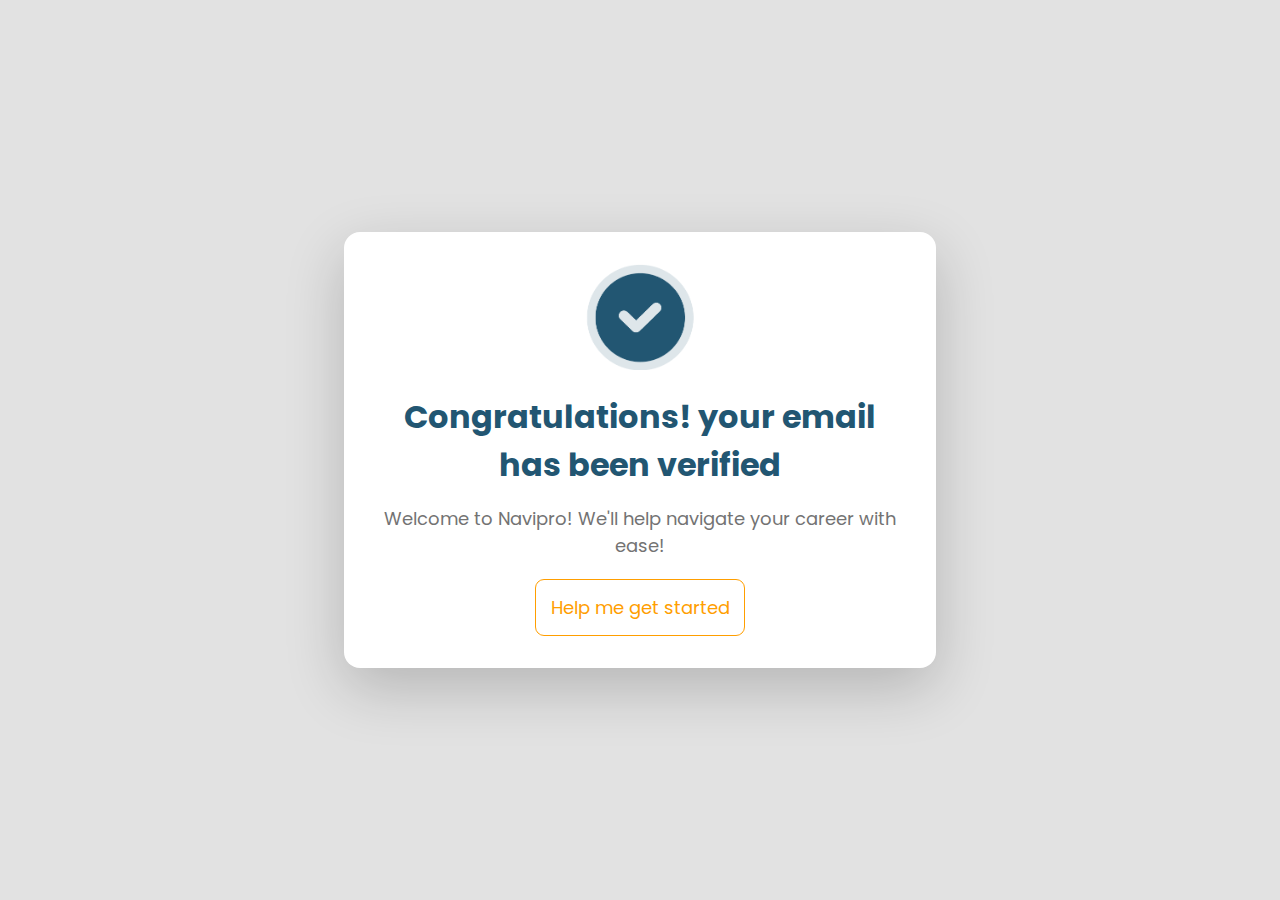
<file: Account Verification/index.html>
<!DOCTYPE html>
<html lang="en">
<head>
    <meta charset="UTF-8">
    <meta name="viewport" content="width=device-width, initial-scale=1.0">
    <style>
        @import url('https://fonts.googleapis.com/css2?family=Allura&family=Poppins:ital,wght@0,100;0,200;0,300;0,400;0,500;0,600;0,700;0,800;0,900;1,100;1,200;1,300;1,400;1,500;1,600;1,700;1,800;1,900&display=swap');
    </style>
    <link rel="stylesheet" href="style.css">
    <title>Account Verified</title>
</head>
<body style="font-family: 'Poppins';">
    <div class="content">
        <div class="icon">
            <img src="Images/image copy.png" alt="">
        </div>

        <div class="verified-email">
            <h1>
                Congratulations! your email has been verified
            </h1>
        </div>
        <div class="welcome-message">
            <p>
                Welcome to Navipro! We'll help navigate your career with ease!
            </p>
        </div>
        <div class="buttons">
            <!-- <button onclick="loadPage('..onboarding/index.html')" class="visit-dashboard">
                Go to dashboard
            </button> -->
            <button onclick="window.location.href='../onboarding/index.html'" class="get-started">
                Help me get started
            </button>
        </div>
    </div>
</body>
</html>
</file>
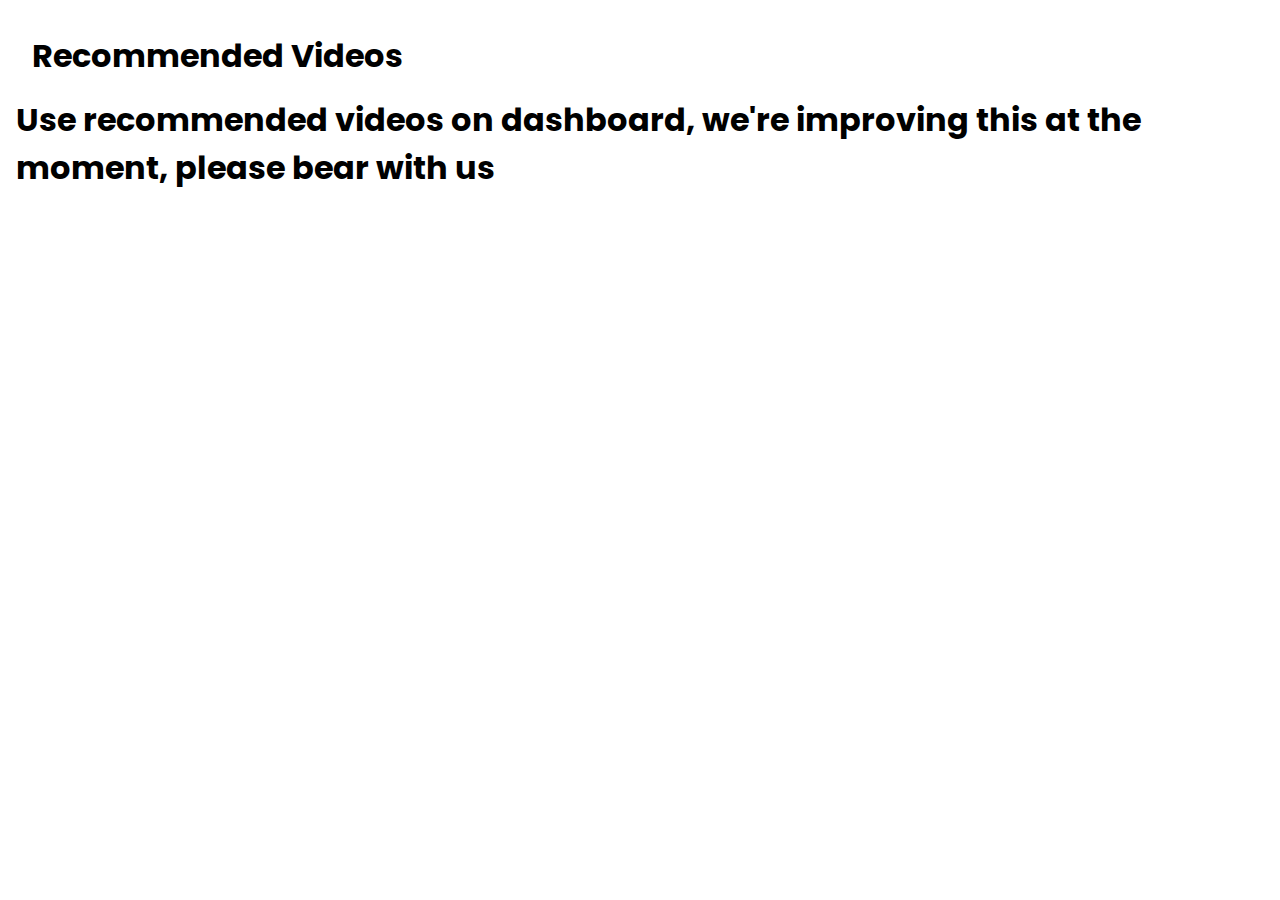
<file: Course Recommendation/index.html>
<!DOCTYPE html>
<html lang="en">
<head>
    <meta charset="UTF-8">
    <meta name="viewport" content="width=device-width, initial-scale=1.0">
    <link rel="icon" type="image/png" sizes="32x32" href="favicon.png">
    <link rel="apple-touch-icon" sizes="180x180" href="favicon.png">
    <link rel="stylesheet" href="style.css">
    <style>
        @import url('https://fonts.googleapis.com/css2?family=Allura&family=Poppins:ital,wght@0,100;0,200;0,300;0,400;0,500;0,600;0,700;0,800;0,900;1,100;1,200;1,300;1,400;1,500;1,600;1,700;1,800;1,900&display=swap');
    </style>
    <title>Courses</title>
</head>
<body>
    <div class="header">
        <h1>Recommended Videos</h1>
    </div>
    <div id="videoContainer" class="recommendations">

        <h1>Use recommended videos on dashboard, we're improving this at the moment, please bear with us</h1>
        <!-- <div class="video-content">
            <span class="image-cover"><a href="#"><img class="video-cover" src="Images/youtube cover 1.png" alt=""></a></span>
           <span>
                <span class="video-about">
                    <span class="video-title">
                        <a class="video-title" href="#">Advanced Figma techniques</a>
                    </span>
                    <span class="video-detail">
                        <span class="author-duration">
                            <span class="video-author">Design Academy • </span>
                            <span class="video-duration"> 2h • </span>
                        </span>
                        <span class="source"> <img width="25" height="15" src="https://png.pngtree.com/png-vector/20221018/ourmid/pngtree-youtube-social-media-icon-png-image_6315995.png" alt=""></span>
                    </span>
                </span>
                <span class="ratings">
                    <span class="star">
                        <img width="15" height="15" src="https://img.icons8.com/?size=100&id=MVWV8hpGIZqp&format=png&color=FD7E14" alt="">
                    </span> 
                    <span class="rating">4.5</span>
                </span>
            </span>
        </div>

        <div class="video-content">
            <span class="image-cover"><a href="#"><img class="video-cover" width="80" height="50" src="Images/youtube cover 2.png" alt=""></a></span>
            <span>
                <span class="video-about">
                    <span class="video-title">
                        <a class="video-title" href="#">Advanced Figma techniques</a>
                    </span>
                    <span class="video-detail">
                        <span class="author-duration">
                            <span class="video-author">Design Academy • </span>
                            <span class="video-duration"> 2h • </span>
                        </span>
                        <span class="source"> <img width="25" height="15" src="https://png.pngtree.com/png-vector/20221018/ourmid/pngtree-youtube-social-media-icon-png-image_6315995.png" alt=""></span>
                    </span>
                </span>
                <span class="ratings">
                    <span class="star">
                        <img width="15" height="15" src="https://img.icons8.com/?size=100&id=MVWV8hpGIZqp&format=png&color=FD7E14" alt="">
                    </span> 
                    <span class="rating">4.5</span>
                </span>
            </span>
        </div>

        <div class="video-content">
            <span class="image-cover"><a href="#"><img class="video-cover" width="80" height="50" src="Images/youtube cover 3.png" alt=""></a></span>
            <span>
                <span class="video-about">
                    <span class="video-title">
                        <a class="video-title" href="#">Advanced Figma techniques</a>
                    </span>
                    <span class="video-detail">
                        <span class="author-duration">
                            <span class="video-author">Design Academy • </span>
                            <span class="video-duration"> 2h • </span>
                        </span>
                        <span class="source"> <img width="25" height="15" src="https://png.pngtree.com/png-vector/20221018/ourmid/pngtree-youtube-social-media-icon-png-image_6315995.png" alt=""></span>
                    </span>
                </span>
                <span class="ratings">
                    <span class="star">
                        <img width="15" height="15" src="https://img.icons8.com/?size=100&id=MVWV8hpGIZqp&format=png&color=FD7E14" alt="">
                    </span> 
                    <span class="rating">4.5</span>
                </span>
            </span>
        </div>

        <div class="video-content">
            <span class="image-cover"><a href="#"><img class="video-cover" width="80" height="50" src="Images/youtube cover 1.png" alt=""></a></span>
            <span>
                <span class="video-about">
                    <span class="video-title">
                        <a class="video-title" href="#">Advanced Figma techniques</a>
                    </span>
                    <span class="video-detail">
                        <span class="author-duration">
                            <span class="video-author">Design Academy • </span>
                            <span class="video-duration"> 2h • </span>
                        </span>
                        <span class="source"> <img width="25" height="15" src="https://png.pngtree.com/png-vector/20221018/ourmid/pngtree-youtube-social-media-icon-png-image_6315995.png" alt=""></span>
                    </span>
                </span>
                <span class="ratings">
                    <span class="star">
                        <img width="15" height="15" src="https://img.icons8.com/?size=100&id=MVWV8hpGIZqp&format=png&color=FD7E14" alt="">
                    </span> 
                    <span class="rating">4.5</span>
                </span>
            </span>
        </div> -->
    </div>

    <script src="script.js"></script>
</body>
</html>
</file>
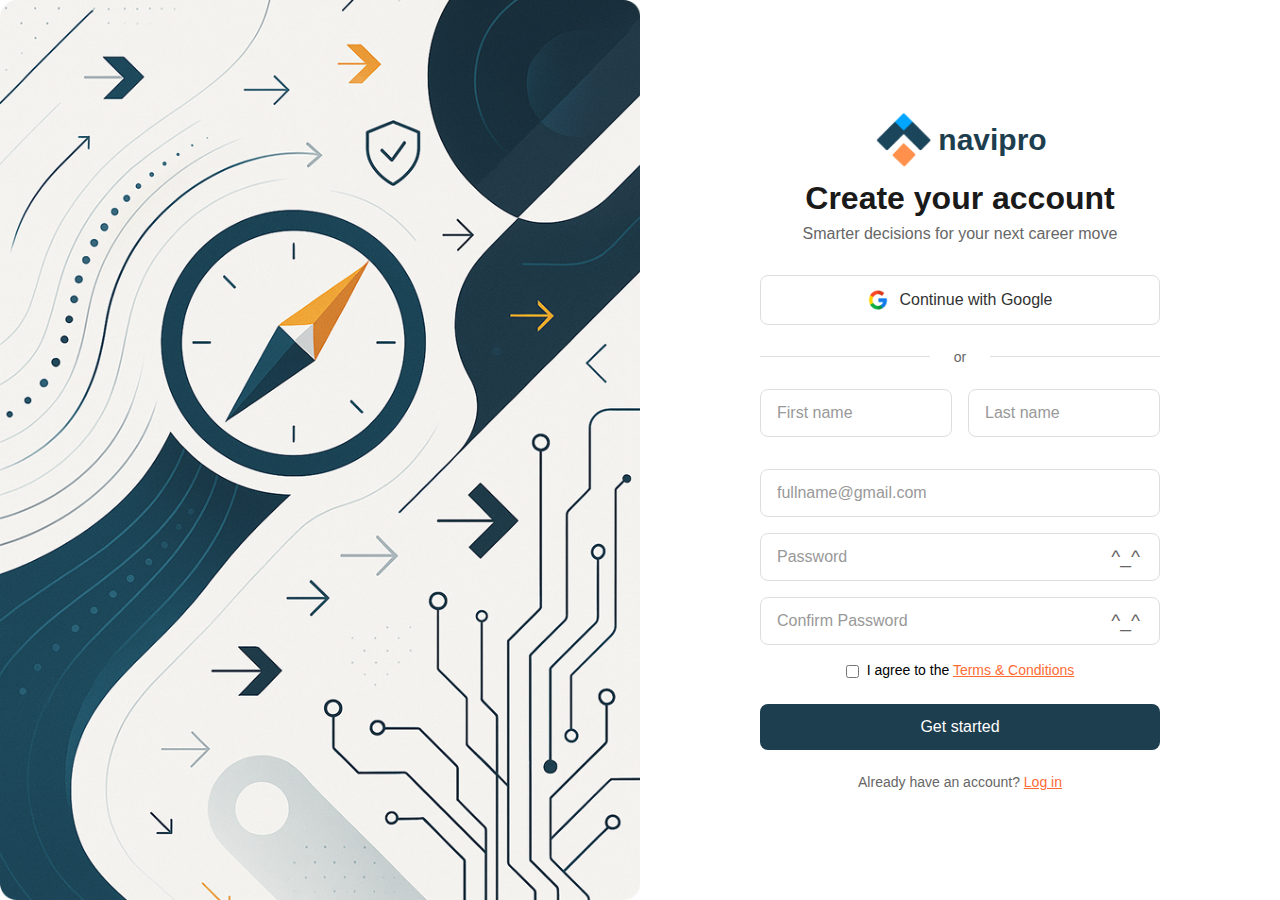
<file: Create Account/index.html>
<!DOCTYPE html>
<html lang="en">
<head>
    <meta charset="UTF-8">
    <meta name="viewport" content="width=device-width, initial-scale=1.0">
    <link rel="icon" type="image/png" sizes="32x32" href="favicon.png">
    <link rel="apple-touch-icon" sizes="180x180" href="favicon.png">
    <link rel="stylesheet" href="style.css">
    <style>
        @import url('https://fonts.googleapis.com/css2?family=Allura&family=Poppins:ital,wght@0,100;0,200;0,300;0,400;0,500;0,600;0,700;0,800;0,900;1,100;1,200;1,300;1,400;1,500;1,600;1,700;1,800;1,900&display=swap');
    </style>
    <title>Create Account</title>
</head>
<body>
    <div class="content">
        <div class="left">
        
        </div>

        <div class="right">
            <span class="logo-container">
                <img class="logo" src="Images/naviprologo-whitebackground-removebg-preview.png" alt="Logo">
                <span class="logo-text">navipro</span>
            </span>
            <h1>Create your account</h1>
            <p class="cta">Smarter decisions for your next career move</p>
            
            <div class="form-container">
                <button type="button" id="googleRegister" class="google-register">
                    <img class="google-logo" src="Images/google_log-removebg-preview.png" alt="Google"> 
                    Continue with Google
                </button>
                
                <div class="line-divider">
                    <span>or</span>
                </div>
                
                <form id="registrationForm">
                    <div class="name-row">
                        <input id="firstname" class="form-input" type="text" placeholder="First name" required>
                        <input id="lastname" class="form-input" type="text" placeholder="Last name" required>
                    </div>
                    <input id="email" class="form-input" type="email" placeholder="fullname@gmail.com" required>

                    <div class="password-container">
                        <input id="password" class="form-input" type="password" placeholder="Password" minlength="8" required>
                        <button type="button" class="password-toggle" onclick="togglePassword('password', this)">
                            <span class="eye-open"></span>
                        </button>
                    </div>
                    
                    <!-- Confirm password field with toggle -->
                    <div class="password-container">
                        <input id="confirmpassword" class="form-input" type="password" placeholder="Confirm Password" minlength="8" required>
                        <button type="button" class="password-toggle" onclick="togglePassword('confirmpassword', this)">
                            <span class="eye-open"></span>
                        </button>
                    </div>

                    <div class="checkbox-container">
                        <input type="checkbox" id="terms" required>
                        <label for="terms">I agree to the <a href="#">Terms & Conditions</a></label>
                    </div>
    
                    <button class="submit" type="submit">Get started</button>
    
                    <p class="login-link">
                        Already have an account? <a href="../login/index.html">Log in</a>
                    </p>
                </form>
                
                
            </div>
        </div>
    </div>
    <script src="config.js"></script>
    <script src="script.js"></script>
</body>
</html>
</file>
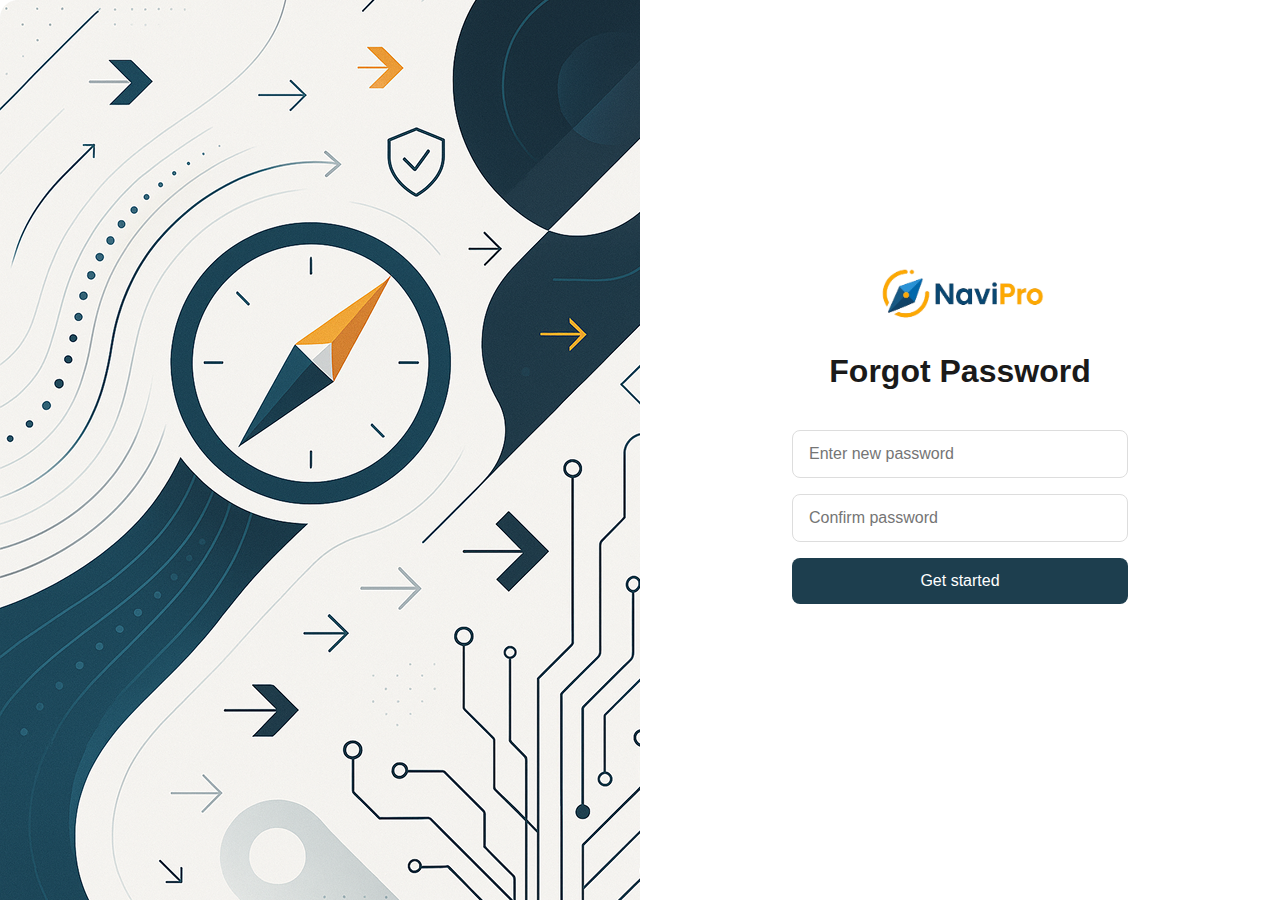
<file: Forgot Password/index.html>
<!DOCTYPE html>
<html lang="en">
<head>
    <meta charset="UTF-8">
    <meta name="viewport" content="width=device-width, initial-scale=1.0">
    <link rel="stylesheet" href="style.css">
    <title>Forgot password</title>
</head>
<body>
    <div class="content">
        <div class="left">
        
        </div>

        <div class="right">
            <img class="logo" src="Images/navipro.png" alt="Logo">
            <h1>Forgot Password</h1>

            <form class="form-container">
                <input placeholder="Enter new password" type="password" name="newPassword" id="new-password">
                <input placeholder="Confirm password" type="text" name="confirmPassword" id="confirmPassword">
                <button class="submit" type="submit">Get started</button>
            </form>
        </div>
    </div>
</body>
</html>
</file>
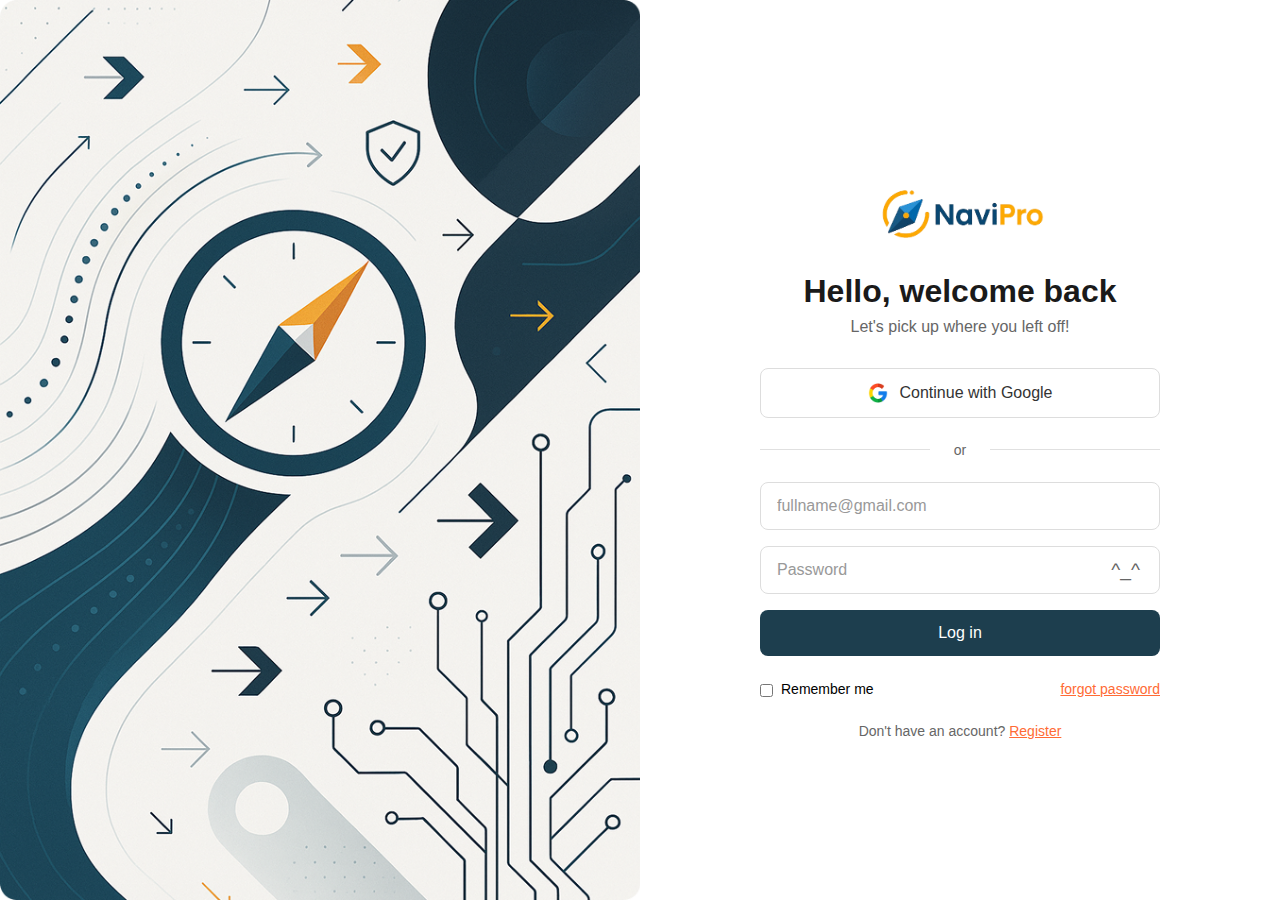
<file: login/index.html>
<!DOCTYPE html>
<html lang="en">
<head>
    <meta charset="UTF-8">
    <meta name="viewport" content="width=device-width, initial-scale=1.0">
    <link rel="stylesheet" href="style.css">
    <style>
        @import url('https://fonts.googleapis.com/css2?family=Allura&family=Poppins:ital,wght@0,100;0,200;0,300;0,400;0,500;0,600;0,700;0,800;0,900;1,100;1,200;1,300;1,400;1,500;1,600;1,700;1,800;1,900&display=swap');
    </style>
    <title>Create Account</title>
</head>
<body>
    <div class="content">
        <div class="left">
        
        </div>

        <div class="right">
            <img class="logo" src="Images/navipro.png" alt="Logo">
            <h1>Hello, welcome back</h1>
            <p class="cta">Let's pick up where you left off!</p>
            
            <div class="form-container">
                <button id="googleRegister" class="google-register">
                    <img class="google-logo" src="Images/google_log-removebg-preview.png" alt="Google"> 
                    Continue with Google
                </button>
                
                <div class="line-divider">
                    <span>or</span>
                </div>
                
                <form id="loginForm">
                    <input id="email" class="form-input" type="email" placeholder="fullname@gmail.com" required>

                    <div class="password-container">
                        <input id="password" class="form-input" type="password" placeholder="Password" minlength="8" required>
                        <button type="button" class="password-toggle" onclick="togglePassword('password', this)">
                            <span class="eye-open"></span>
                        </button>
                    </div>

                    <button class="submit" type="submit">Log in</button>

                    <div class="checkbox-container">
                        <span><input type="checkbox" id="terms">
                        <label for="terms">Remember me</label></span>

                        <a href="../Forgot Password/index.html">forgot password</a>
                    </div>
    
                    <p class="login-link">
                        Don't have an account? <a href="../Create Account/index.html">Register</a>
                    </p>
                </form>
                
                
            </div>
        </div>
    </div>
    <script src="config.js"></script>
    <script src="script.js"></script>
</body>
</html>
</file>
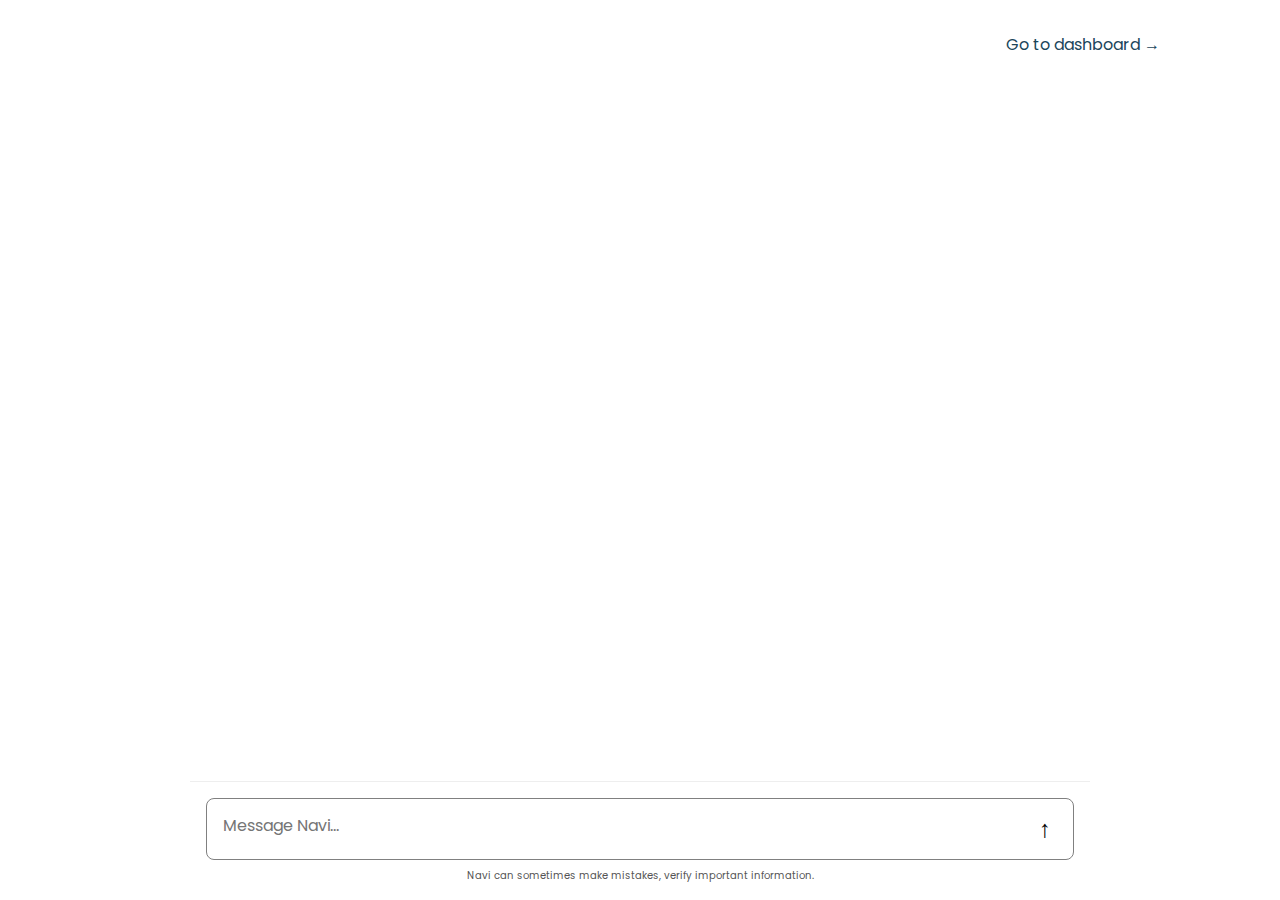
<file: Navi/index.html>
<!DOCTYPE html>
<html lang="en">
<head>
  <meta charset="UTF-8" />
  <meta name="viewport" content="width=device-width, initial-scale=1.0"/>
  <link rel="icon" type="image/png" sizes="32x32" href="favicon.png">
  <link rel="apple-touch-icon" sizes="180x180" href="favicon.png">
  <link rel="stylesheet" href="style.css" />
  <style>
    @import url('https://fonts.googleapis.com/css2?family=Allura&family=Poppins:ital,wght@0,100;0,200;0,300;0,400;0,500;0,600;0,700;0,800;0,900;1,100;1,200;1,300;1,400;1,500;1,600;1,700;1,800;1,900&display=swap');
  </style>
  <title>Navi</title>
</head>
<body>

 <div class="top-div">
    <div></div>
    <div><a class="dashboard-link" href="../Dashboard/index.html">Go to dashboard →</a></div>
  </div>

  <div class="container">
    <div class="direct-message">
    </div>

    <div class="send-message">
      <div class="box">
        <textarea rows="1" placeholder="Message Navi..." class="auto-expand"></textarea>
        <button onclick="sendMessage()">↑</button>
      </div>
      <div class="disclaimer">
        Navi can sometimes make mistakes, verify important information.
      </div>
    </div>
  </div>

  <script src="script.js"></script>
</body>
</html>
</file>
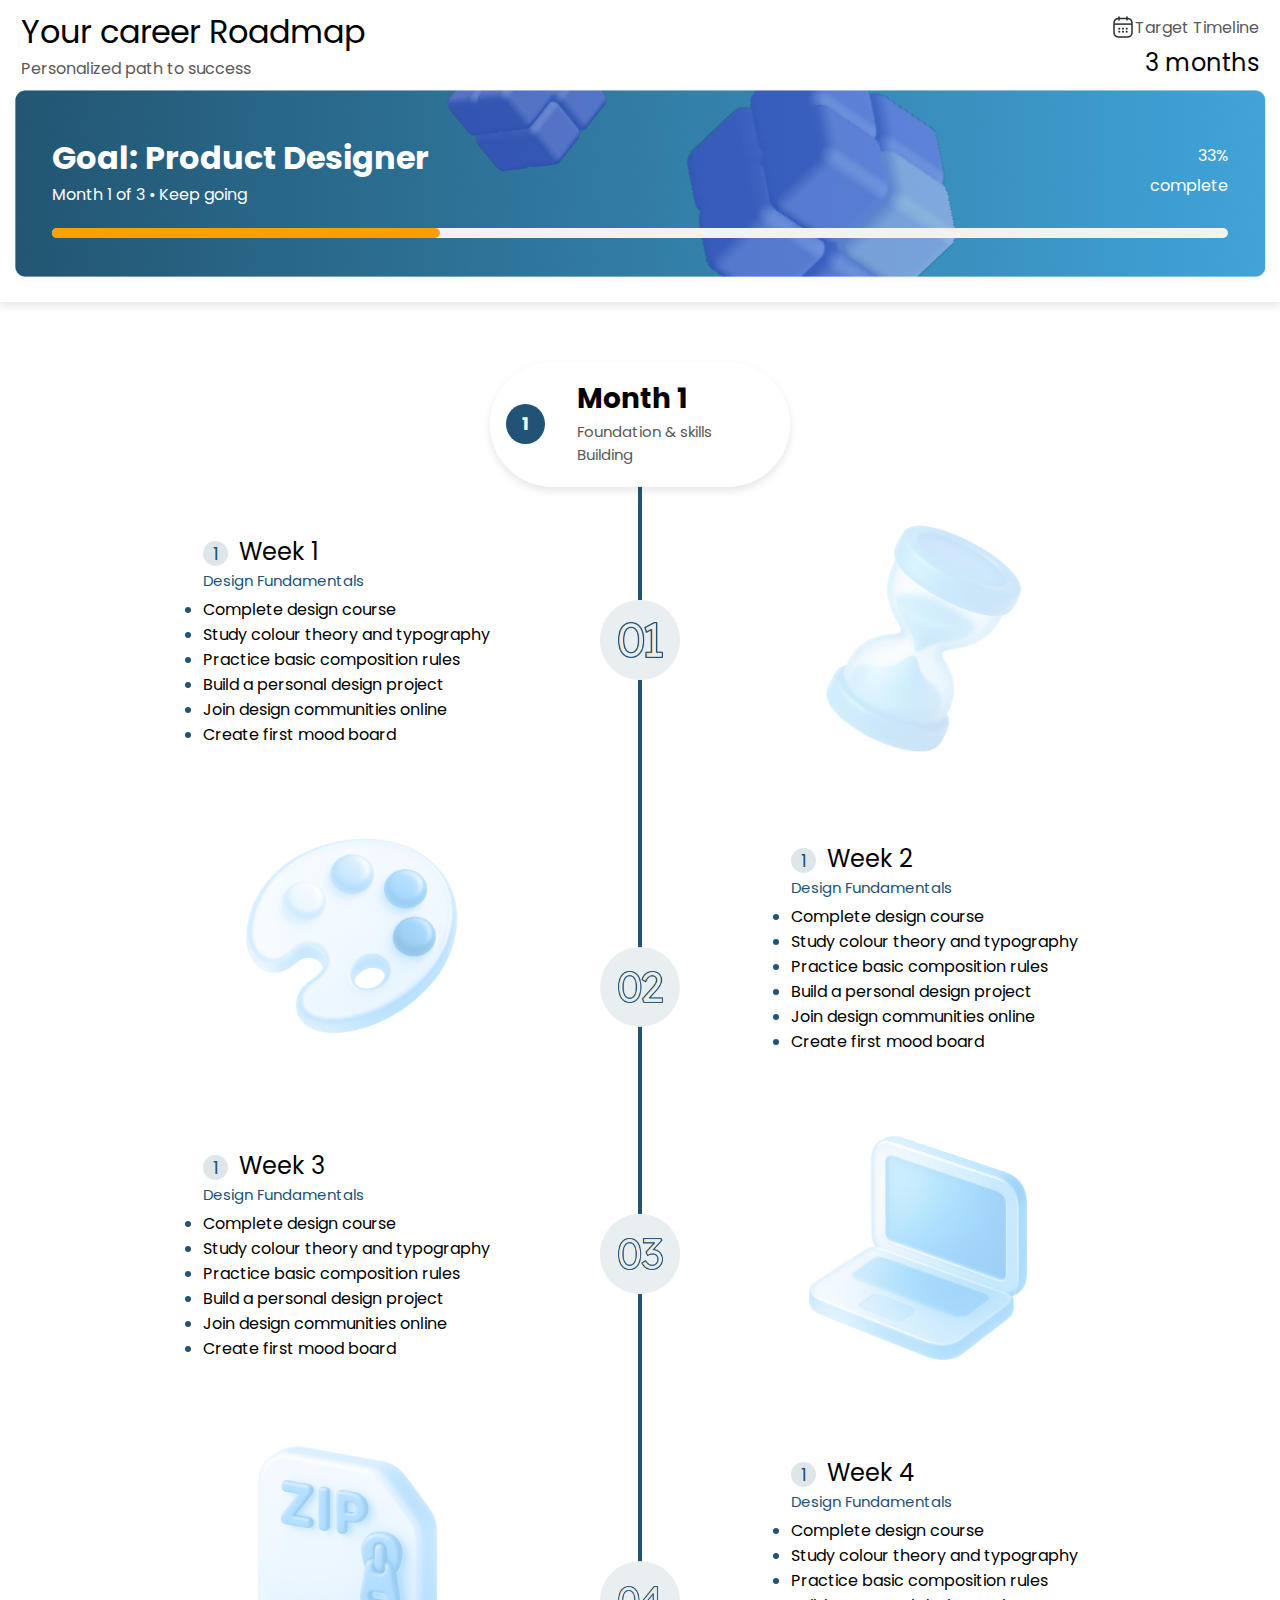
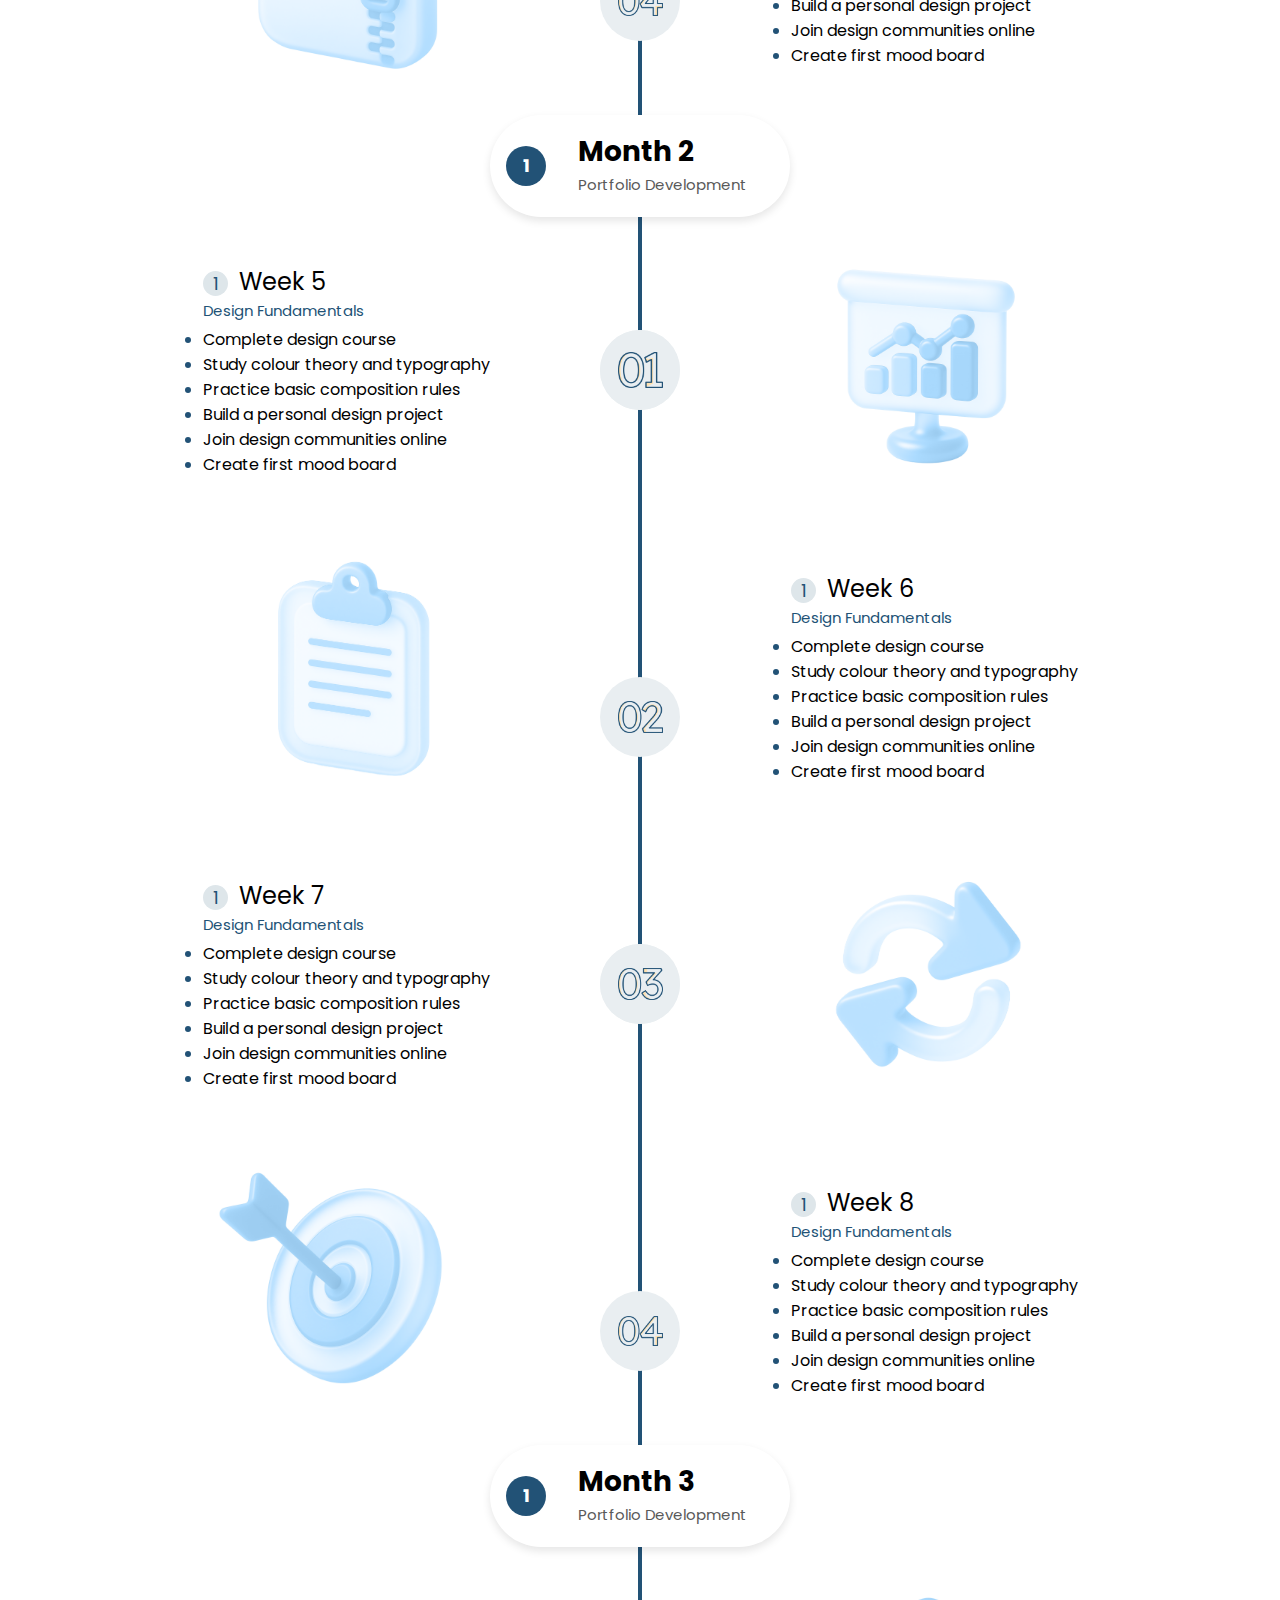
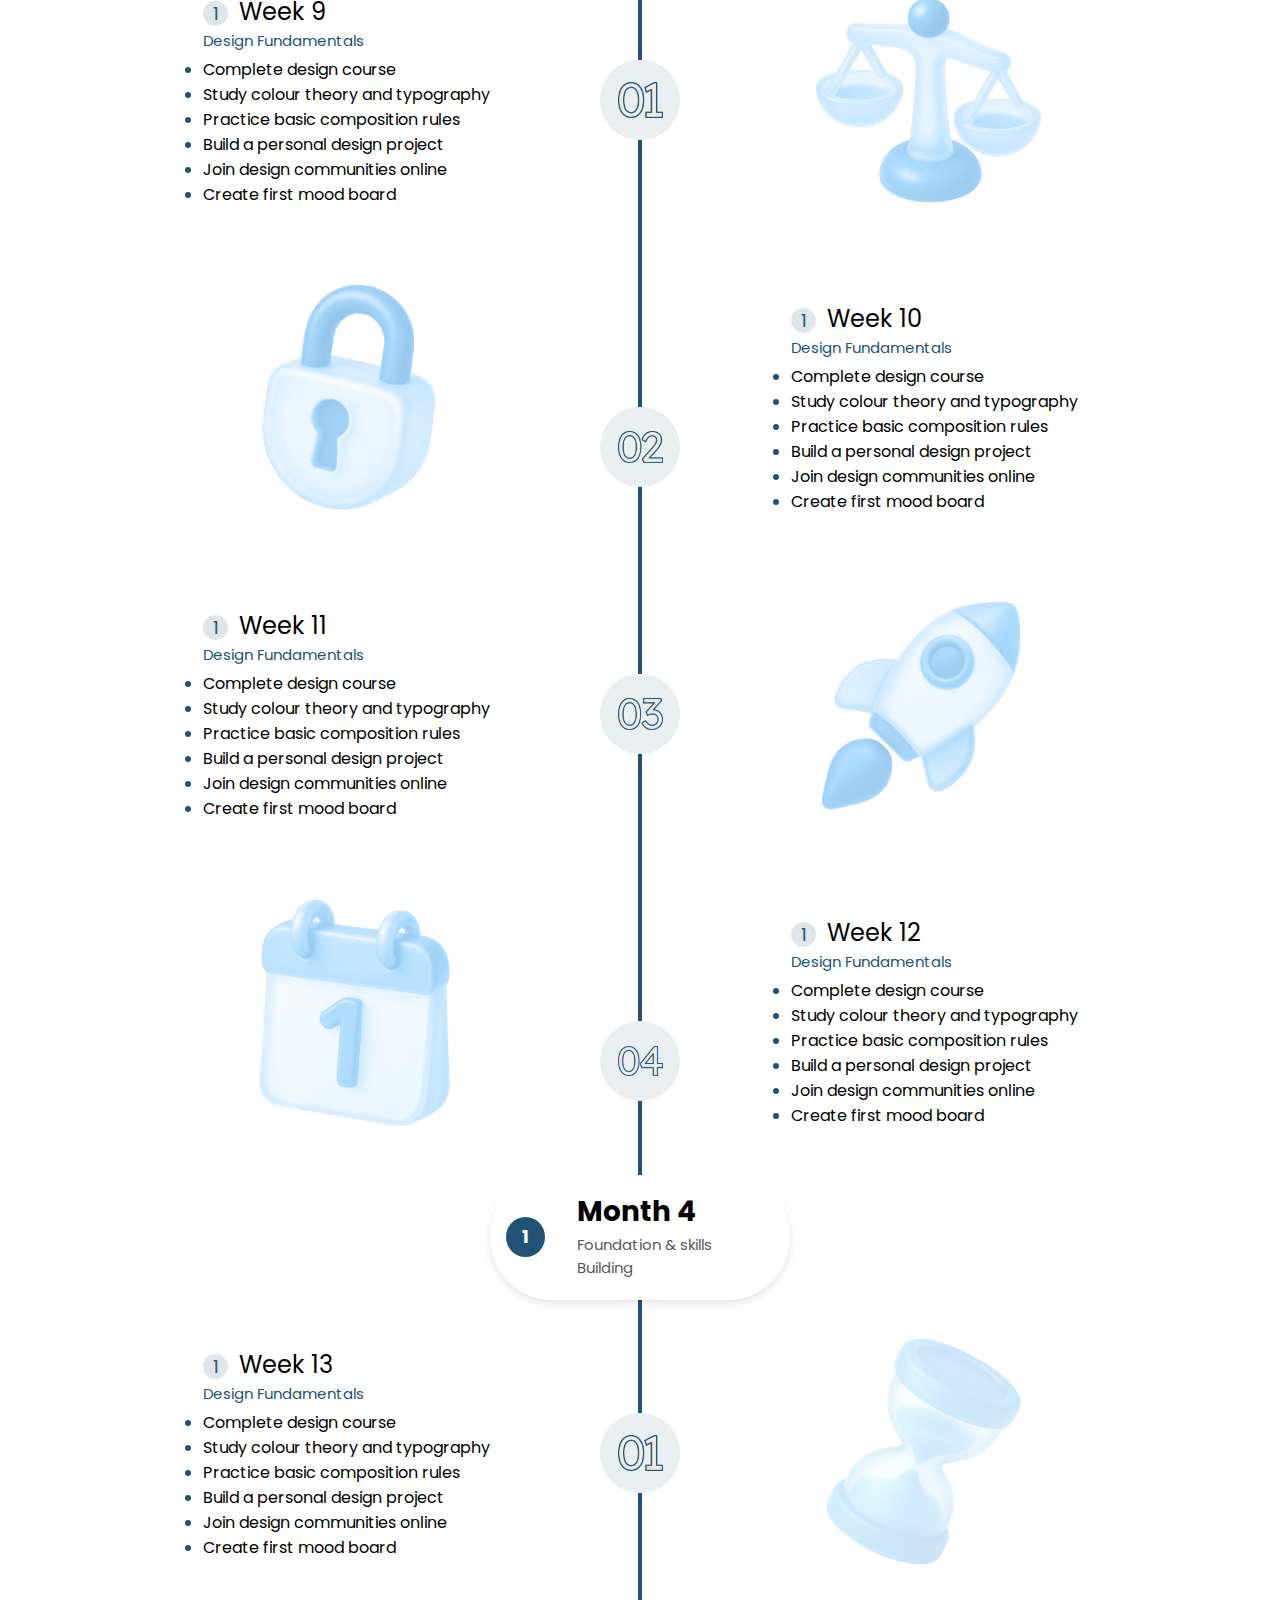
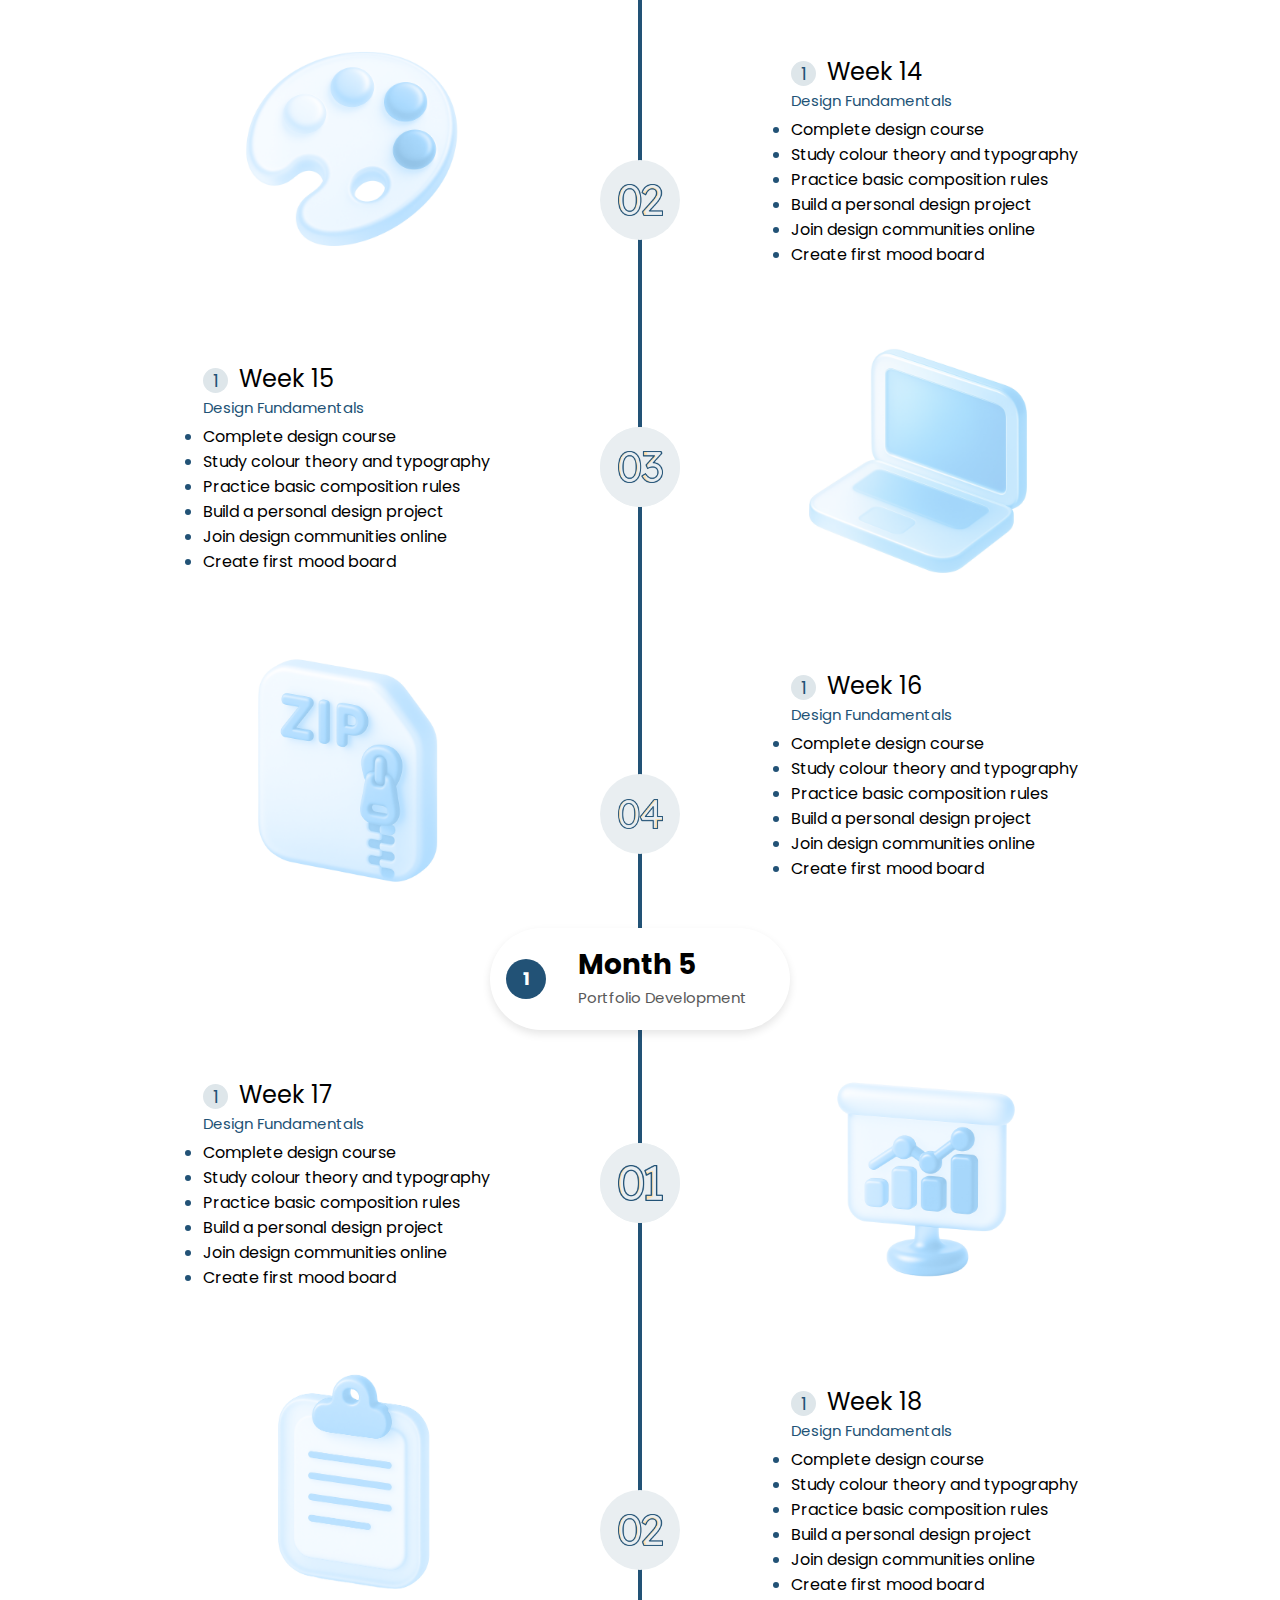
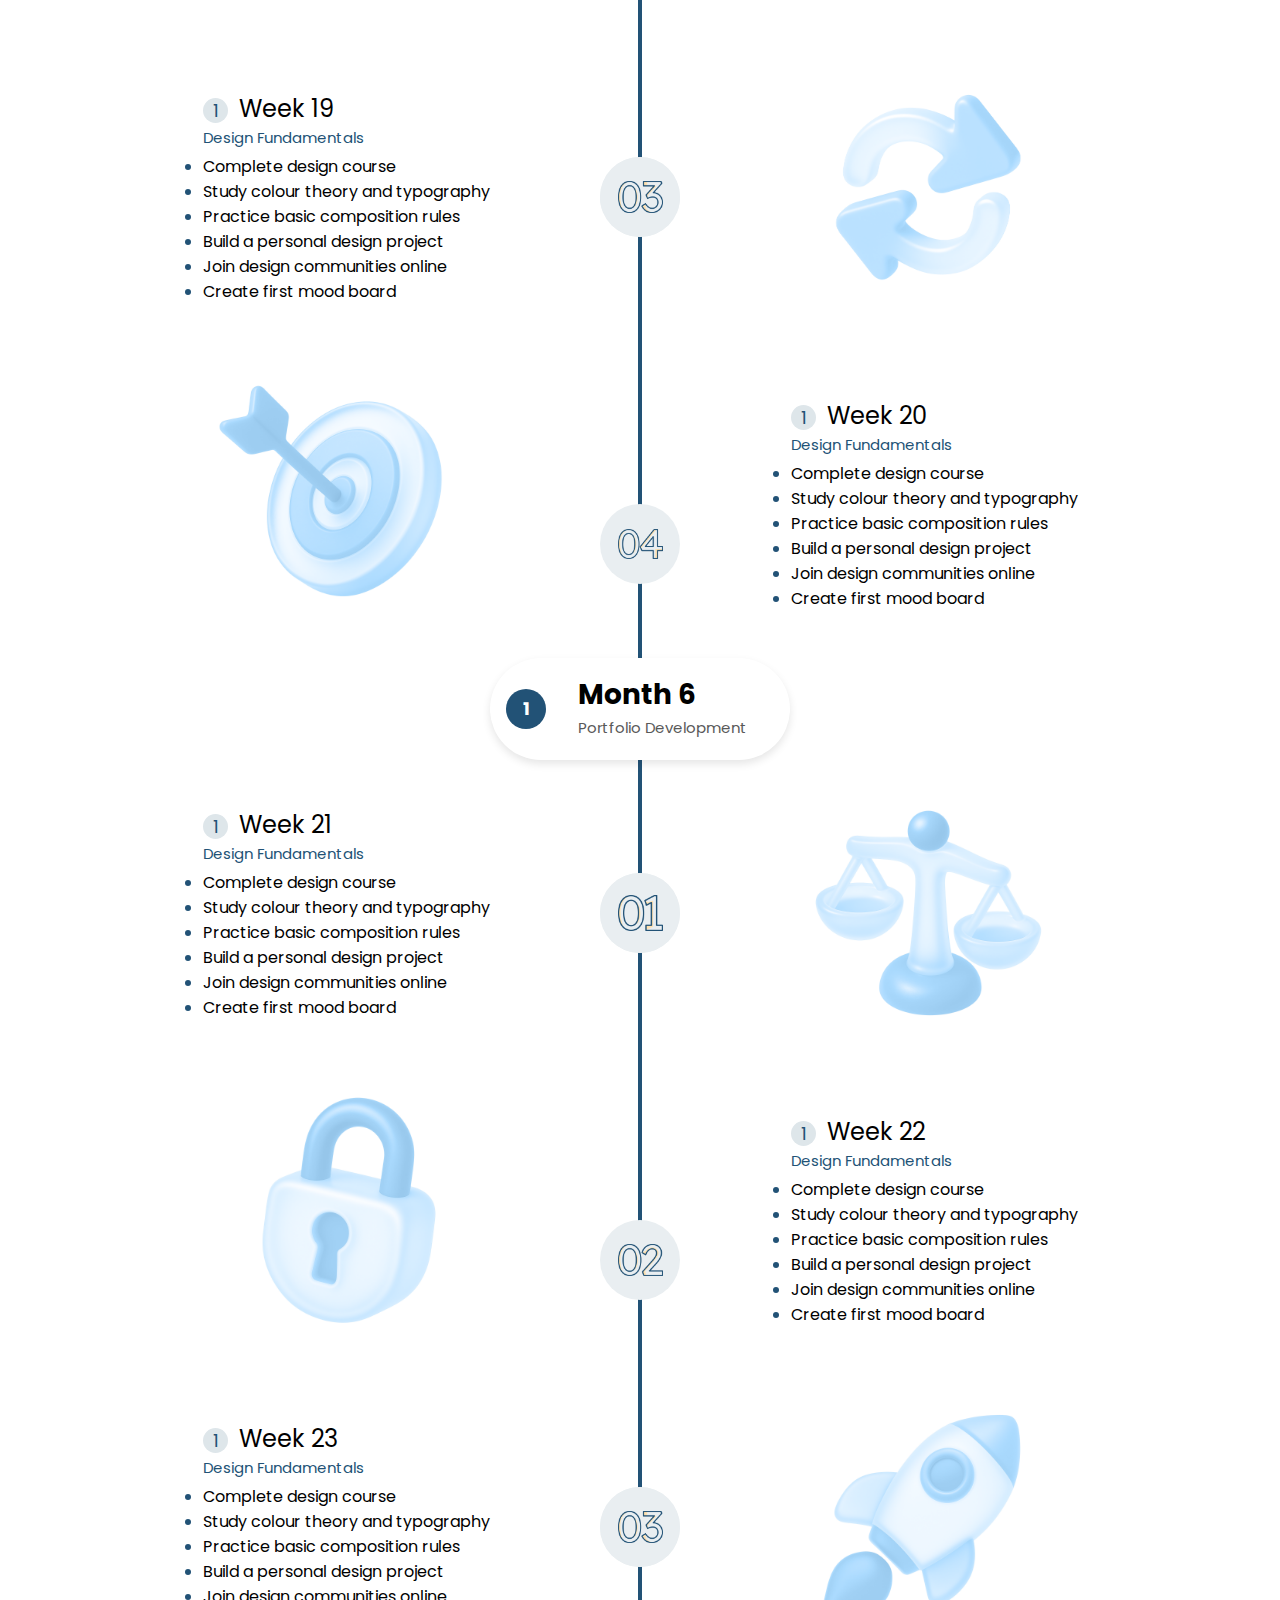
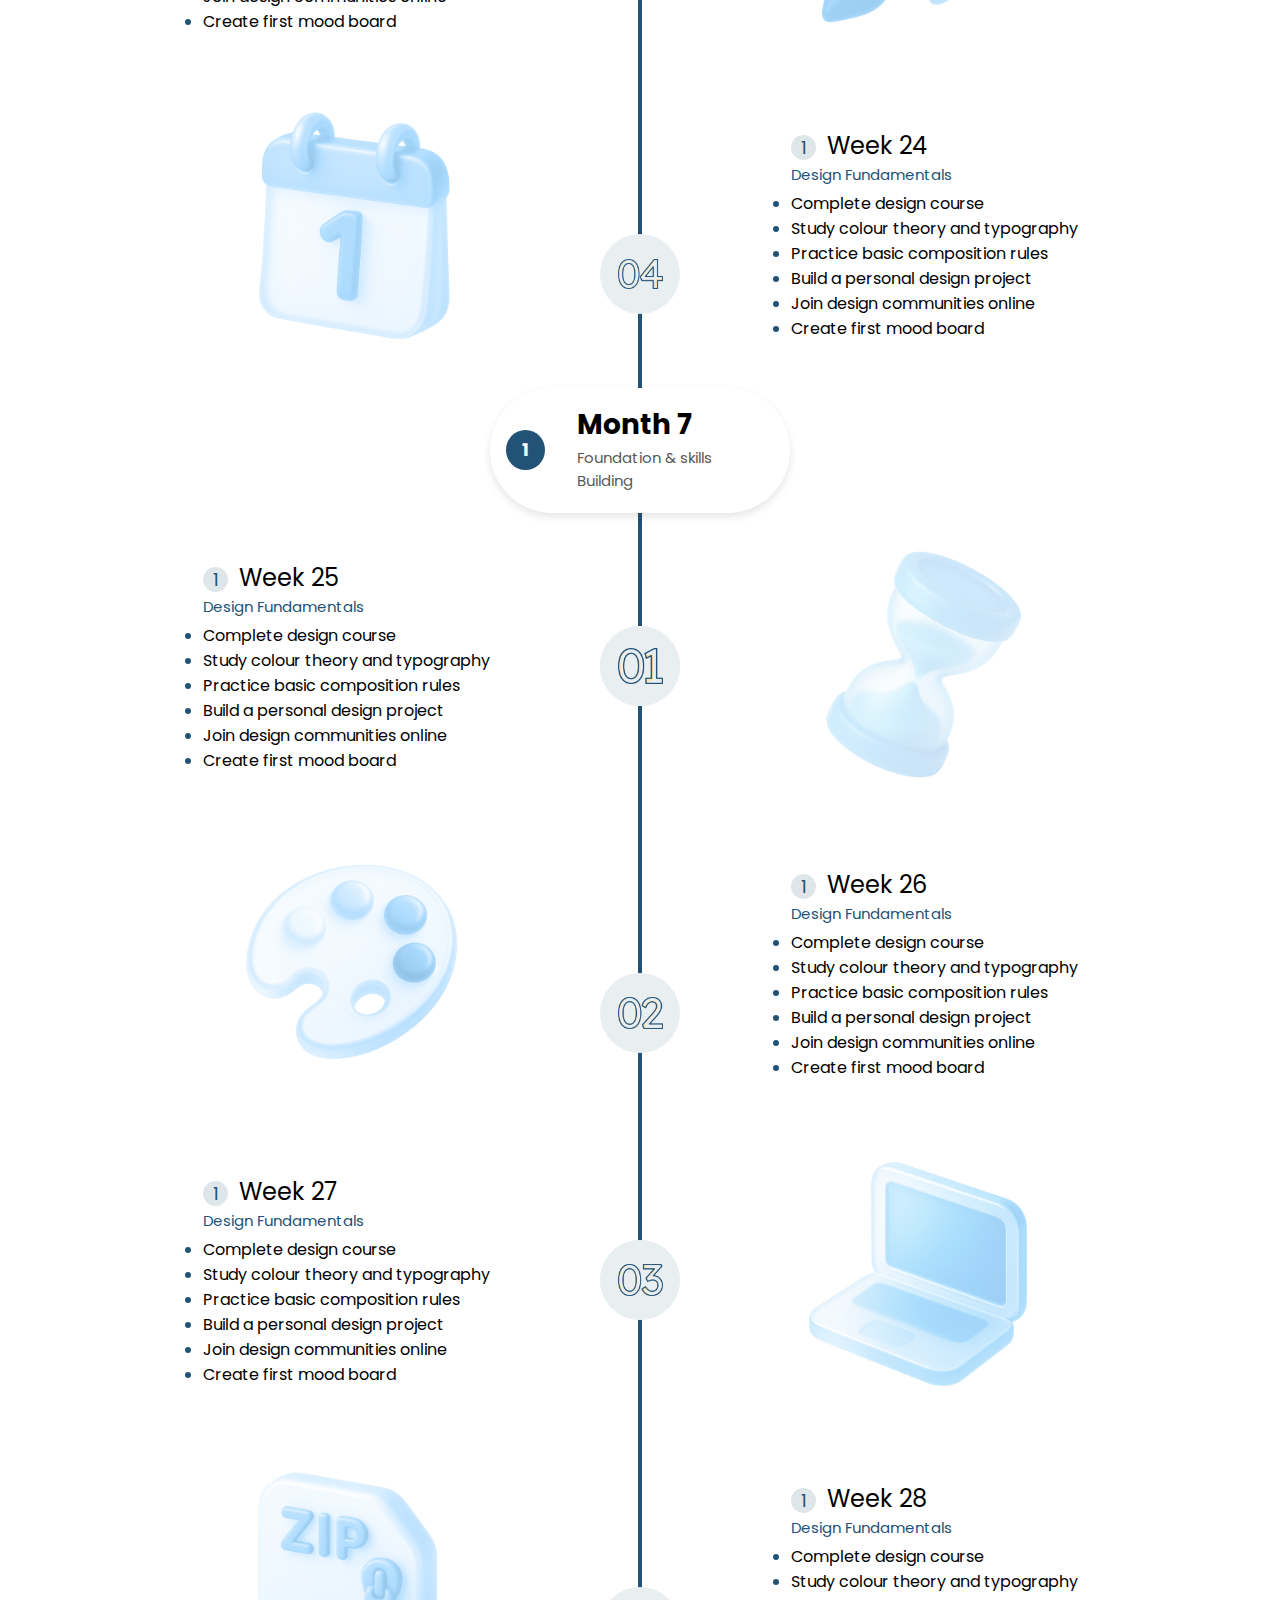
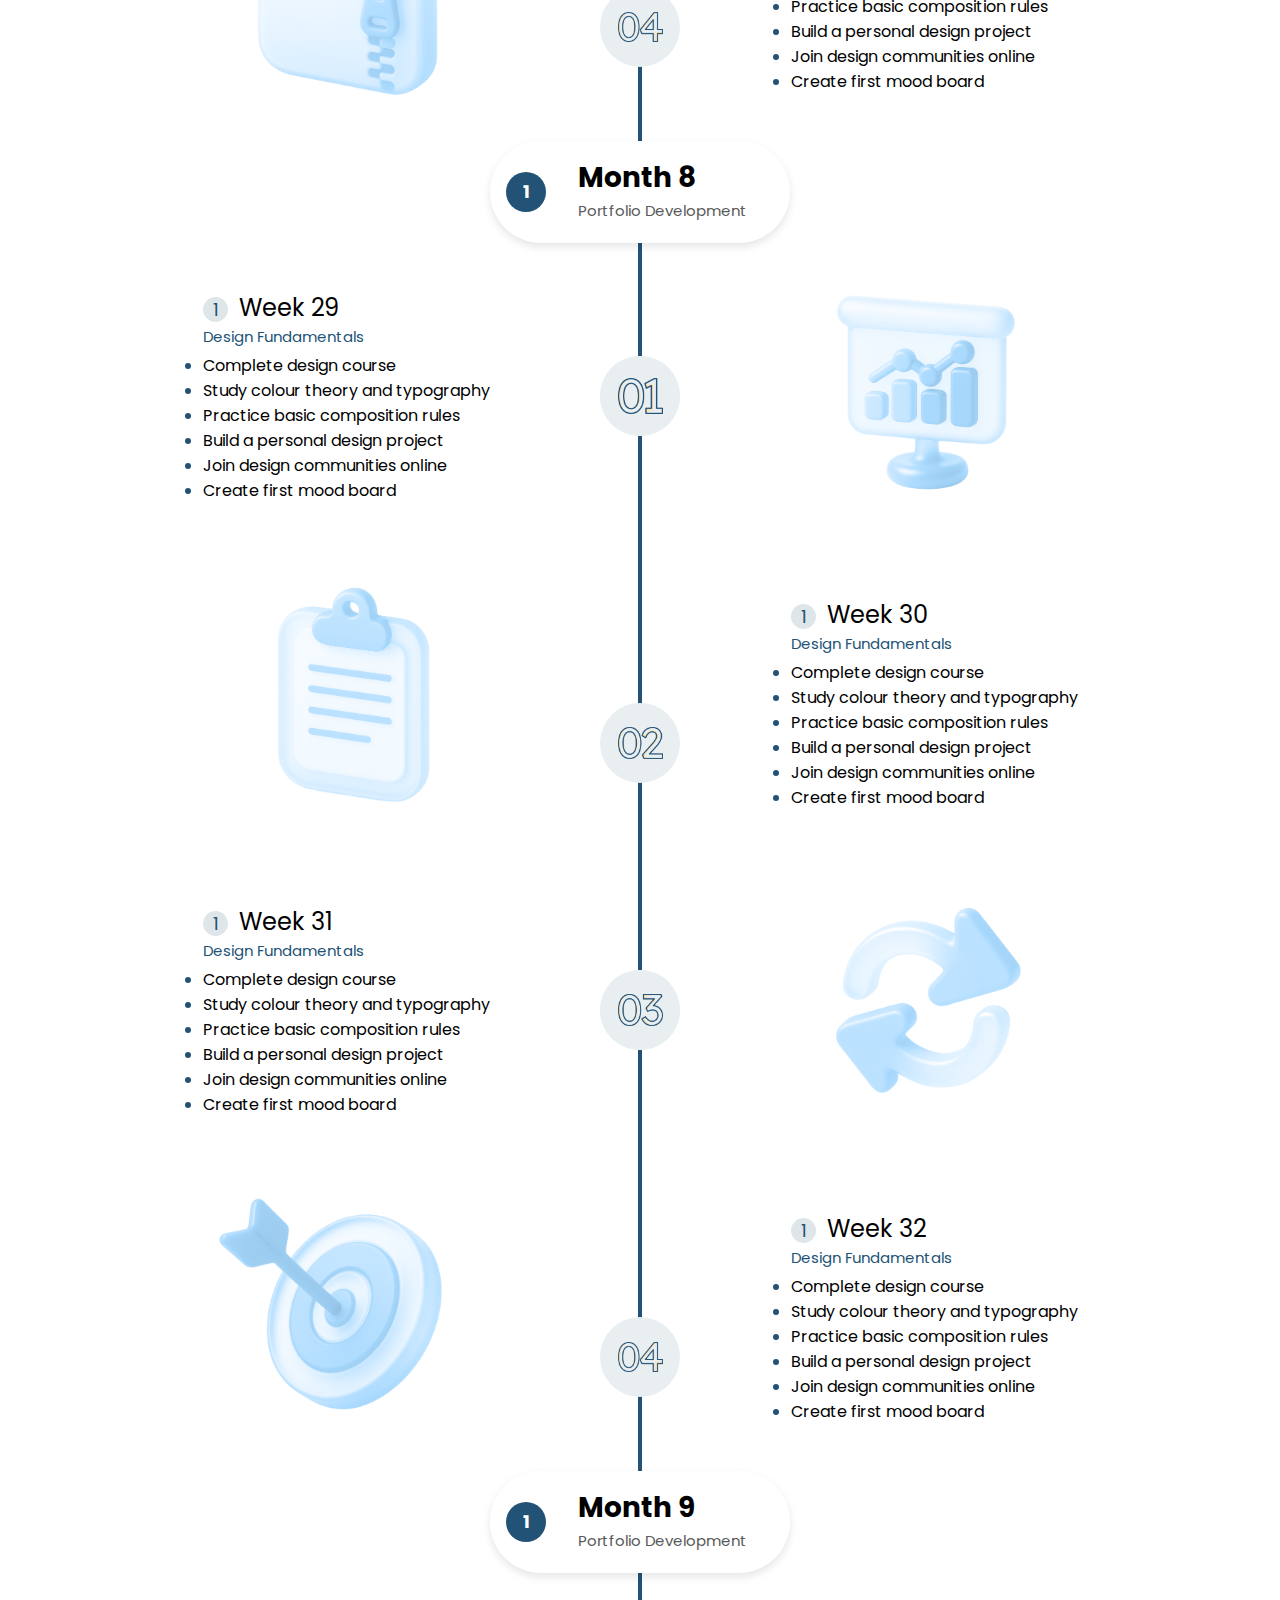
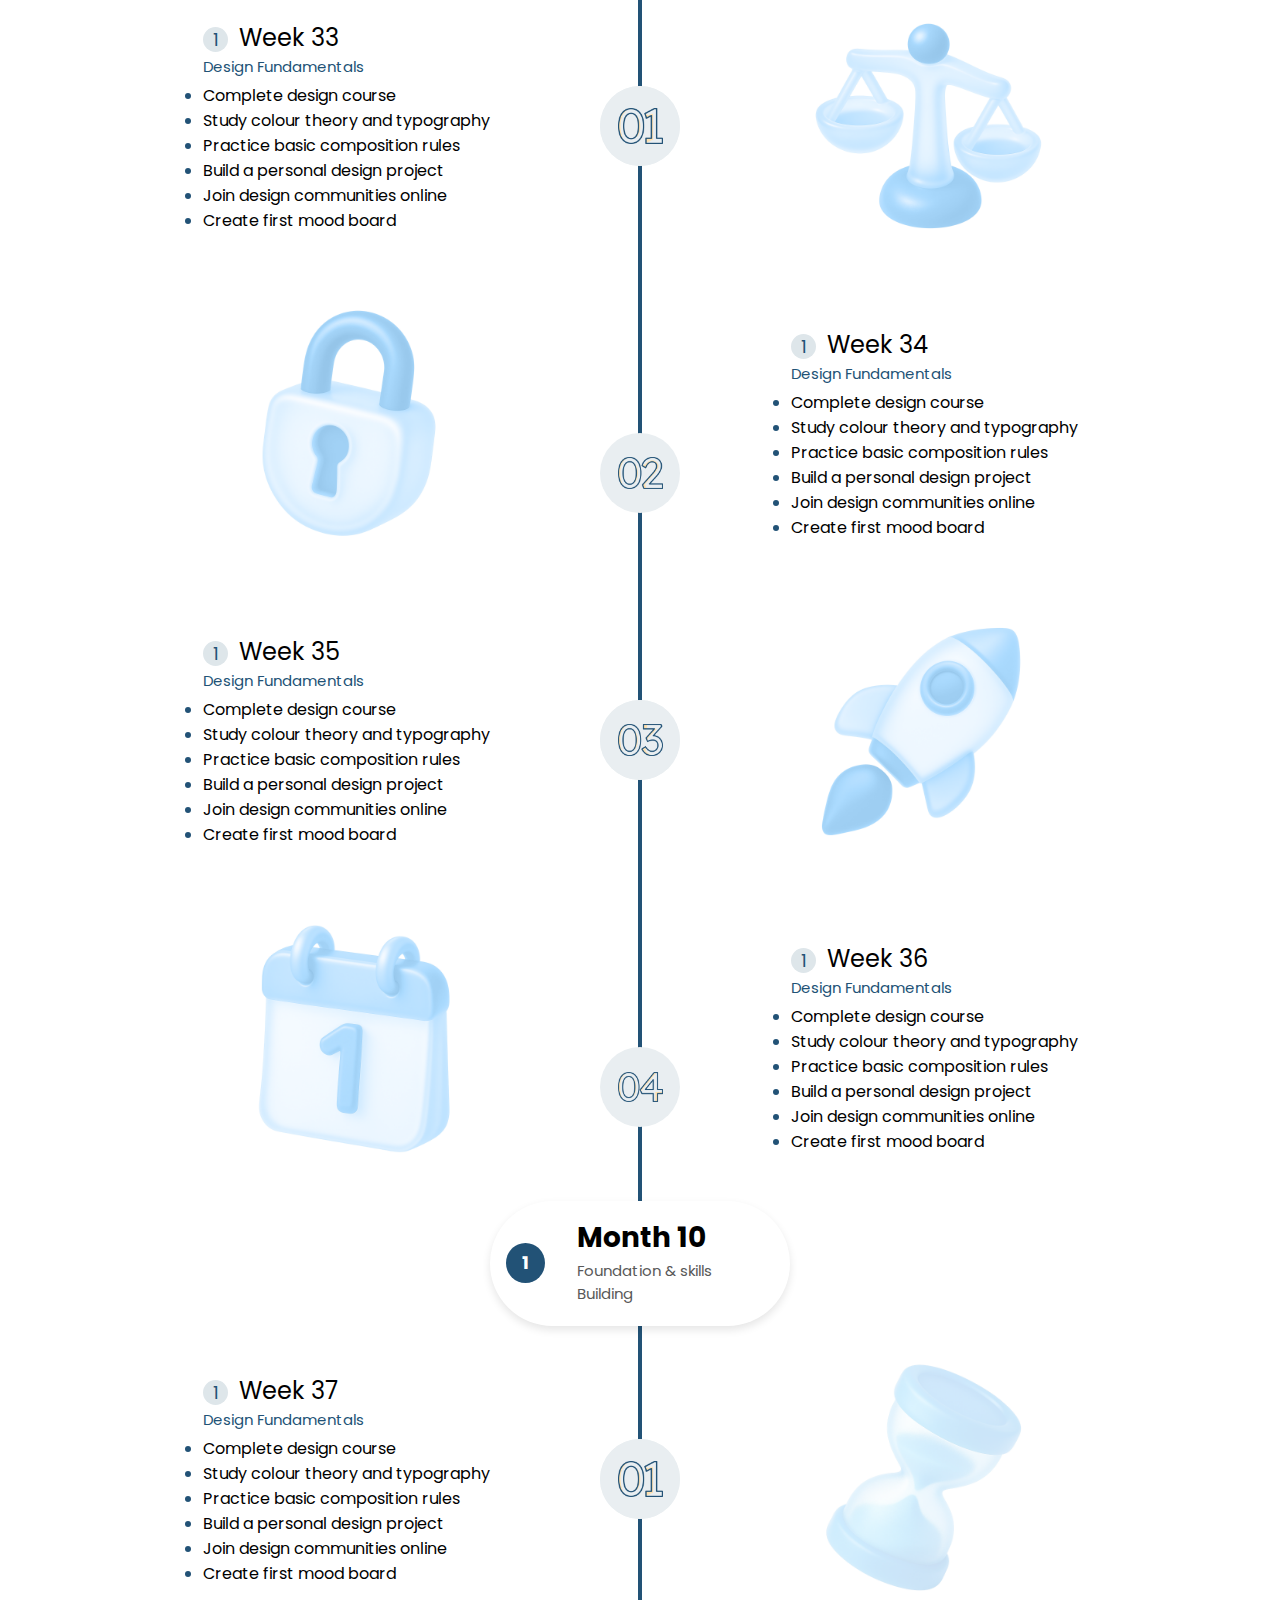
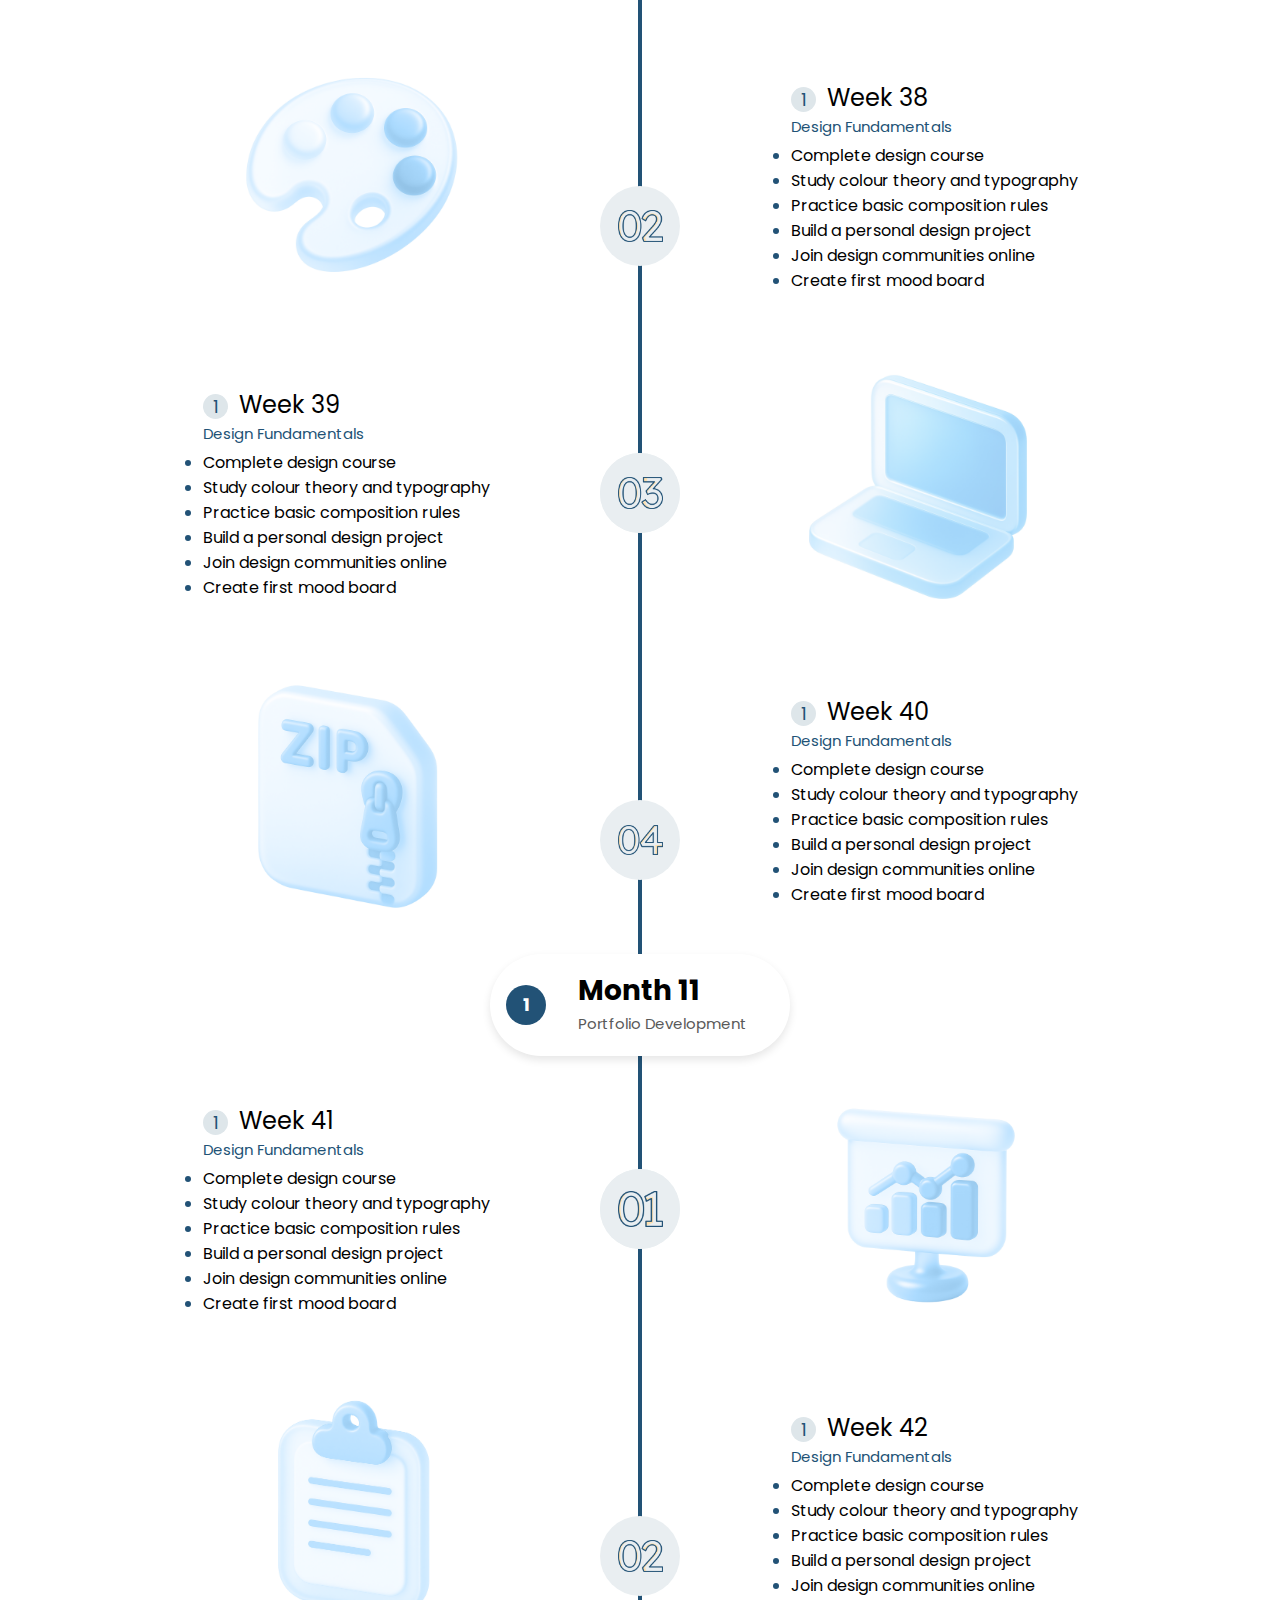
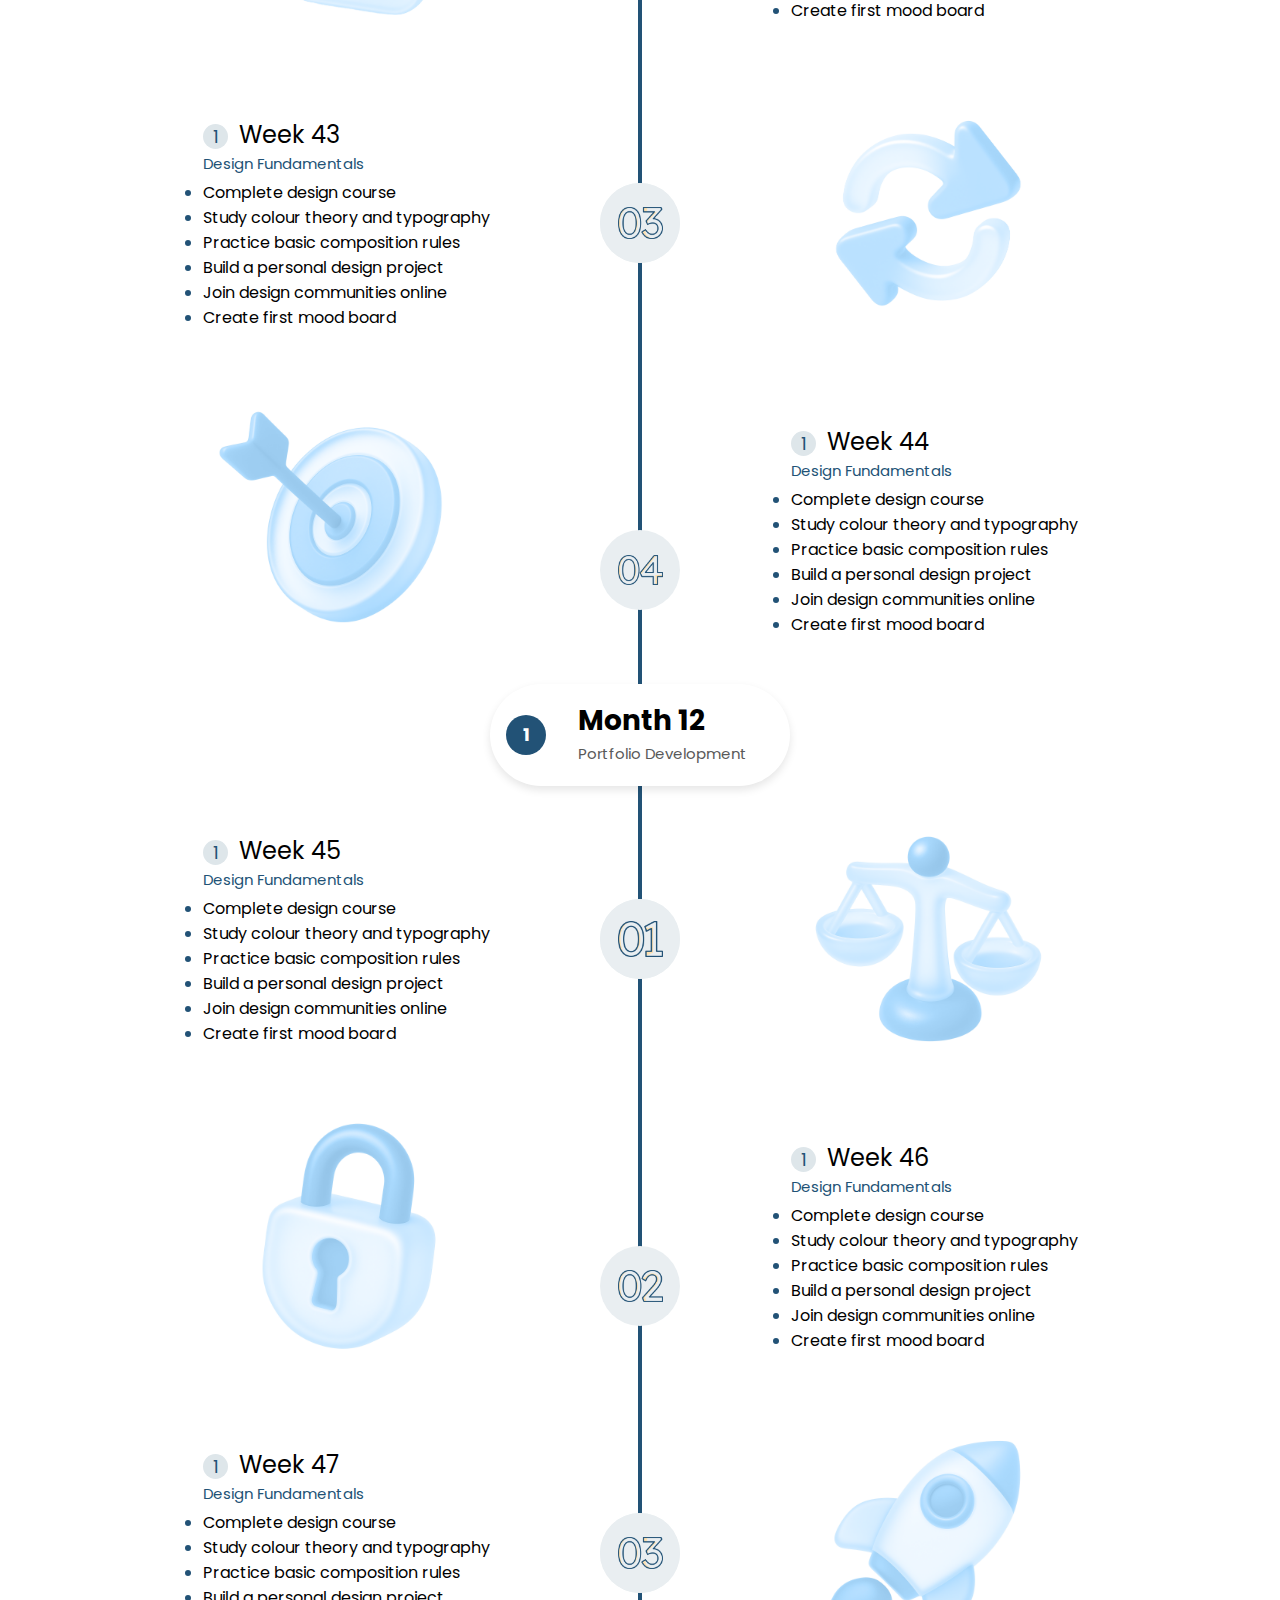
<file: roadmap/index.html>
<!DOCTYPE html>
<html lang="en">
<head>
    <meta charset="UTF-8">
    <meta name="viewport" content="width=device-width, initial-scale=1.0">
    <link rel="icon" type="image/png" sizes="32x32" href="favicon.png">
    <link rel="apple-touch-icon" sizes="180x180" href="favicon.png">
    <style>
        @import url('https://fonts.googleapis.com/css2?family=Allura&family=Poppins:ital,wght@0,100;0,200;0,300;0,400;0,500;0,600;0,700;0,800;0,900;1,100;1,200;1,300;1,400;1,500;1,600;1,700;1,800;1,900&display=swap');
    </style>
    <link rel="stylesheet" href="style.css">
    <title>Roadmap</title>
</head>
<body>
    <div class="container">
        <div class="top">
            <div class="headline">
                <span>
                    <h1 class="title">Your career Roadmap</h1>
                    <p class="subheading">Personalized path to success</p>
                </span>

                <span class="timeline">
                    <p class="timeline-p"><img src="Images/calendar.png" width="24px" height="24px" alt=""> Target Timeline</p>
                    <h3 class="period">3 months</h3>
                </span>
            </div>

            <div class="progress">
                <div class="progress-info">
                    <span>
                        <h1>Goal: Product Designer</h1>
                        <p>Month 1 of 3 • Keep going</p>
                    </span>

                    <span class="progress-percentage">
                        <p>33%</p>
                        <p>complete</p>
                    </span>
                </div>

                <div class="progress-bar">
                    <div id="filling" class="filling"></div>
                </div>
            </div>
        </div>

        <div class="bottom">
            <div class="timeline-line"></div>
            <div class="monthly-roadmap">
                <div class="month">
                    <div class="spot"> 
                        1
                    </div>

                    <span class="month-info"> 
                        <h1>Month 1</h1>
                        <p>Foundation & skills Building</p>
                    </span>
                </div>
                <div class="week-right">
                    <div class="week-content">
                        <h3> <span class="week-number">1</span> Week 1</h3>
                        <p  class="week-focus">Design Fundamentals</p>
                        <ul>
                            <li>Complete design course</li>
                            <li>Study colour theory and typography</li>
                            <li>Practice basic composition rules</li>
                            <li>Build a personal design project</li>
                            <li>Join design communities online</li>
                            <li>Create first mood board</li>
                        </ul>
                    </div>
                    <div class="number"> <span class="number"><img width="45" src="Images/numberone.png" alt=""></span>
                    </div>
                    <div class="week-icon">
                        <img width="300" src="Images/Hourglass.png" alt="">
                    </div>
                </div>
                
                <div class="week-right">
                    <div class="week-icon2">
                        <img width="300" src="Images/paintpalette.png" alt="">
                    </div>
                    
                    <div class="number2"> <span class="number">  <img width="45" src="Images/numbertwo.png" alt=""></span>
                    </div>
                    
                    <div class="week-content2">
                        <h3> <span class="week-number">1</span> Week 2</h3>
                        <p  class="week-focus">Design Fundamentals</p>
                        <ul>
                            <li>Complete design course</li>
                            <li>Study colour theory and typography</li>
                            <li>Practice basic composition rules</li>
                            <li>Build a personal design project</li>
                            <li>Join design communities online</li>
                            <li>Create first mood board</li>
                        </ul>
                    </div>
                </div>

                <div class="week-right">
                    <div class="week-content">
                        <h3> <span class="week-number">1</span> Week 3</h3>
                        <p  class="week-focus">Design Fundamentals</p>
                        <ul>
                            <li>Complete design course</li>
                            <li>Study colour theory and typography</li>
                            <li>Practice basic composition rules</li>
                            <li>Build a personal design project</li>
                            <li>Join design communities online</li>
                            <li>Create first mood board</li>
                        </ul>
                    </div>
                    <div class="number"> <span class="number"><img width="45" src="Images/numberthree.png" alt=""></span>
                    </div>
                    <div class="week-icon">
                        <img width="300" src="Images/Laptop (1).png" alt="">
                    </div>
                </div>
                
                <div class="week-right">
                    <div class="week-icon2">
                        <img width="300" src="Images/zip.png" alt="">
                    </div>
                    
                    <div class="number2"> <span class="number">  <img width="45" src="Images/numberfour.png" alt=""></span>
                    </div>
                    
                    <div class="week-content2">
                        <h3> <span class="week-number">1</span> Week 4</h3>
                        <p  class="week-focus">Design Fundamentals</p>
                        <ul>
                            <li>Complete design course</li>
                            <li>Study colour theory and typography</li>
                            <li>Practice basic composition rules</li>
                            <li>Build a personal design project</li>
                            <li>Join design communities online</li>
                            <li>Create first mood board</li>
                        </ul>
                    </div>
                </div>
                
                <div class="month">
                    <div class="spot"> 
                        1
                    </div>

                    <span class="month-info"> 
                        <h1>Month 2</h1>
                        <p>Portfolio Development</p>
                    </span>
                </div>
                <div class="week-right">
                    <div class="week-content">
                        <h3> <span class="week-number">1</span> Week 5</h3>
                        <p  class="week-focus">Design Fundamentals</p>
                        <ul>
                            <li>Complete design course</li>
                            <li>Study colour theory and typography</li>
                            <li>Practice basic composition rules</li>
                            <li>Build a personal design project</li>
                            <li>Join design communities online</li>
                            <li>Create first mood board</li>
                        </ul>
                    </div>
                    <div class="number"> <span class="number"><img width="45" src="Images/numberone.png" alt=""></span>
                    </div>
                    <div class="week-icon">
                        <img width="300" src="Images/presentation.png" alt="">
                    </div>
                </div>
                
                <div class="week-right">
                    <div class="week-icon2">
                        <img width="300" src="Images/clipboard.png" alt="">
                    </div>
                    
                    <div class="number2"> <span class="number">  <img width="45" src="Images/numbertwo.png" alt=""></span>
                    </div>
                    
                    <div class="week-content2">
                        <h3> <span class="week-number">1</span> Week 6</h3>
                        <p  class="week-focus">Design Fundamentals</p>
                        <ul>
                            <li>Complete design course</li>
                            <li>Study colour theory and typography</li>
                            <li>Practice basic composition rules</li>
                            <li>Build a personal design project</li>
                            <li>Join design communities online</li>
                            <li>Create first mood board</li>
                        </ul>
                    </div>
                </div>

                <div class="week-right">
                    <div class="week-content">
                        <h3> <span class="week-number">1</span> Week 7</h3>
                        <p  class="week-focus">Design Fundamentals</p>
                        <ul>
                            <li>Complete design course</li>
                            <li>Study colour theory and typography</li>
                            <li>Practice basic composition rules</li>
                            <li>Build a personal design project</li>
                            <li>Join design communities online</li>
                            <li>Create first mood board</li>
                        </ul>
                    </div>
                    <div class="number"> <span class="number"><img width="45" src="Images/numberthree.png" alt=""></span>
                    </div>
                    <div class="week-icon">
                        <img width="300" src="Images/refresh.png" alt="">
                    </div>
                </div>
                
                <div class="week-right">
                    <div class="week-icon2">
                        <img width="300" src="Images/target.png" alt="">
                    </div>
                    
                    <div class="number2"> <span class="number">  <img width="45" src="Images/numberfour.png" alt=""></span>
                    </div>
                    
                    <div class="week-content2">
                        <h3> <span class="week-number">1</span> Week 8</h3>
                        <p  class="week-focus">Design Fundamentals</p>
                        <ul>
                            <li>Complete design course</li>
                            <li>Study colour theory and typography</li>
                            <li>Practice basic composition rules</li>
                            <li>Build a personal design project</li>
                            <li>Join design communities online</li>
                            <li>Create first mood board</li>
                        </ul>
                    </div>
                </div>

                <div class="month">
                    <div class="spot"> 
                        1
                    </div>

                    <span class="month-info"> 
                        <h1>Month 3</h1>
                        <p>Portfolio Development</p>
                    </span>
                </div>
                <div class="week-right">
                    <div class="week-content">
                        <h3> <span class="week-number">1</span> Week 9</h3>
                        <p  class="week-focus">Design Fundamentals</p>
                        <ul>
                            <li>Complete design course</li>
                            <li>Study colour theory and typography</li>
                            <li>Practice basic composition rules</li>
                            <li>Build a personal design project</li>
                            <li>Join design communities online</li>
                            <li>Create first mood board</li>
                        </ul>
                    </div>
                    <div class="number"> <span class="number"><img width="45" src="Images/numberone.png" alt=""></span>
                    </div>
                    <div class="week-icon">
                        <img width="300" src="Images/balance.png" alt="">
                    </div>
                </div>
                
                <div class="week-right">
                    <div class="week-icon2">
                        <img width="300" src="Images/padlock.png" alt="">
                    </div>
                    
                    <div class="number2"> <span class="number">  <img width="45" src="Images/numbertwo.png" alt=""></span>
                    </div>
                    
                    <div class="week-content2">
                        <h3> <span class="week-number">1</span> Week 10</h3>
                        <p  class="week-focus">Design Fundamentals</p>
                        <ul>
                            <li>Complete design course</li>
                            <li>Study colour theory and typography</li>
                            <li>Practice basic composition rules</li>
                            <li>Build a personal design project</li>
                            <li>Join design communities online</li>
                            <li>Create first mood board</li>
                        </ul>
                    </div>
                </div>

                <div class="week-right">
                    <div class="week-content">
                        <h3> <span class="week-number">1</span> Week 11</h3>
                        <p  class="week-focus">Design Fundamentals</p>
                        <ul>
                            <li>Complete design course</li>
                            <li>Study colour theory and typography</li>
                            <li>Practice basic composition rules</li>
                            <li>Build a personal design project</li>
                            <li>Join design communities online</li>
                            <li>Create first mood board</li>
                        </ul>
                    </div>
                    <div class="number"> <span class="number"><img width="45" src="Images/numberthree.png" alt=""></span>
                    </div>
                    <div class="week-icon">
                        <img width="300" src="Images/rocket.png" alt="">
                    </div>
                </div>
                
                <div class="week-right">
                    <div class="week-icon2">
                        <img width="300" src="Images/Calendar (1).png" alt="">
                    </div>
                    
                    <div class="number2"> <span class="number">  <img width="45" src="Images/numberfour.png" alt=""></span>
                    </div>
                    
                    <div class="week-content2">
                        <h3> <span class="week-number">1</span> Week 12</h3>
                        <p  class="week-focus">Design Fundamentals</p>
                        <ul>
                            <li>Complete design course</li>
                            <li>Study colour theory and typography</li>
                            <li>Practice basic composition rules</li>
                            <li>Build a personal design project</li>
                            <li>Join design communities online</li>
                            <li>Create first mood board</li>
                        </ul>
                    </div>
                </div>

                <div class="month">
                    <div class="spot"> 
                        1
                    </div>

                    <span class="month-info"> 
                        <h1>Month 4</h1>
                        <p>Foundation & skills Building</p>
                    </span>
                </div>
                <div class="week-right">
                    <div class="week-content">
                        <h3> <span class="week-number">1</span> Week 13</h3>
                        <p  class="week-focus">Design Fundamentals</p>
                        <ul>
                            <li>Complete design course</li>
                            <li>Study colour theory and typography</li>
                            <li>Practice basic composition rules</li>
                            <li>Build a personal design project</li>
                            <li>Join design communities online</li>
                            <li>Create first mood board</li>
                        </ul>
                    </div>
                    <div class="number"> <span class="number"><img width="45" src="Images/numberone.png" alt=""></span>
                    </div>
                    <div class="week-icon">
                        <img width="300" src="Images/Hourglass.png" alt="">
                    </div>
                </div>
                
                <div class="week-right">
                    <div class="week-icon2">
                        <img width="300" src="Images/paintpalette.png" alt="">
                    </div>
                    
                    <div class="number2"> <span class="number">  <img width="45" src="Images/numbertwo.png" alt=""></span>
                    </div>
                    
                    <div class="week-content2">
                        <h3> <span class="week-number">1</span> Week 14</h3>
                        <p  class="week-focus">Design Fundamentals</p>
                        <ul>
                            <li>Complete design course</li>
                            <li>Study colour theory and typography</li>
                            <li>Practice basic composition rules</li>
                            <li>Build a personal design project</li>
                            <li>Join design communities online</li>
                            <li>Create first mood board</li>
                        </ul>
                    </div>
                </div>

                <div class="week-right">
                    <div class="week-content">
                        <h3> <span class="week-number">1</span> Week 15</h3>
                        <p  class="week-focus">Design Fundamentals</p>
                        <ul>
                            <li>Complete design course</li>
                            <li>Study colour theory and typography</li>
                            <li>Practice basic composition rules</li>
                            <li>Build a personal design project</li>
                            <li>Join design communities online</li>
                            <li>Create first mood board</li>
                        </ul>
                    </div>
                    <div class="number"> <span class="number"><img width="45" src="Images/numberthree.png" alt=""></span>
                    </div>
                    <div class="week-icon">
                        <img width="300" src="Images/Laptop (1).png" alt="">
                    </div>
                </div>
                
                <div class="week-right">
                    <div class="week-icon2">
                        <img width="300" src="Images/zip.png" alt="">
                    </div>
                    
                    <div class="number2"> <span class="number">  <img width="45" src="Images/numberfour.png" alt=""></span>
                    </div>
                    
                    <div class="week-content2">
                        <h3> <span class="week-number">1</span> Week 16</h3>
                        <p  class="week-focus">Design Fundamentals</p>
                        <ul>
                            <li>Complete design course</li>
                            <li>Study colour theory and typography</li>
                            <li>Practice basic composition rules</li>
                            <li>Build a personal design project</li>
                            <li>Join design communities online</li>
                            <li>Create first mood board</li>
                        </ul>
                    </div>
                </div>
                
                <div class="month">
                    <div class="spot"> 
                        1
                    </div>

                    <span class="month-info"> 
                        <h1>Month 5</h1>
                        <p>Portfolio Development</p>
                    </span>
                </div>
                <div class="week-right">
                    <div class="week-content">
                        <h3> <span class="week-number">1</span> Week 17</h3>
                        <p  class="week-focus">Design Fundamentals</p>
                        <ul>
                            <li>Complete design course</li>
                            <li>Study colour theory and typography</li>
                            <li>Practice basic composition rules</li>
                            <li>Build a personal design project</li>
                            <li>Join design communities online</li>
                            <li>Create first mood board</li>
                        </ul>
                    </div>
                    <div class="number"> <span class="number"><img width="45" src="Images/numberone.png" alt=""></span>
                    </div>
                    <div class="week-icon">
                        <img width="300" src="Images/presentation.png" alt="">
                    </div>
                </div>
                
                <div class="week-right">
                    <div class="week-icon2">
                        <img width="300" src="Images/clipboard.png" alt="">
                    </div>
                    
                    <div class="number2"> <span class="number">  <img width="45" src="Images/numbertwo.png" alt=""></span>
                    </div>
                    
                    <div class="week-content2">
                        <h3> <span class="week-number">1</span> Week 18</h3>
                        <p  class="week-focus">Design Fundamentals</p>
                        <ul>
                            <li>Complete design course</li>
                            <li>Study colour theory and typography</li>
                            <li>Practice basic composition rules</li>
                            <li>Build a personal design project</li>
                            <li>Join design communities online</li>
                            <li>Create first mood board</li>
                        </ul>
                    </div>
                </div>

                <div class="week-right">
                    <div class="week-content">
                        <h3> <span class="week-number">1</span> Week 19</h3>
                        <p  class="week-focus">Design Fundamentals</p>
                        <ul>
                            <li>Complete design course</li>
                            <li>Study colour theory and typography</li>
                            <li>Practice basic composition rules</li>
                            <li>Build a personal design project</li>
                            <li>Join design communities online</li>
                            <li>Create first mood board</li>
                        </ul>
                    </div>
                    <div class="number"> <span class="number"><img width="45" src="Images/numberthree.png" alt=""></span>
                    </div>
                    <div class="week-icon">
                        <img width="300" src="Images/refresh.png" alt="">
                    </div>
                </div>
                
                <div class="week-right">
                    <div class="week-icon2">
                        <img width="300" src="Images/target.png" alt="">
                    </div>
                    
                    <div class="number2"> <span class="number">  <img width="45" src="Images/numberfour.png" alt=""></span>
                    </div>
                    
                    <div class="week-content2">
                        <h3> <span class="week-number">1</span> Week 20</h3>
                        <p  class="week-focus">Design Fundamentals</p>
                        <ul>
                            <li>Complete design course</li>
                            <li>Study colour theory and typography</li>
                            <li>Practice basic composition rules</li>
                            <li>Build a personal design project</li>
                            <li>Join design communities online</li>
                            <li>Create first mood board</li>
                        </ul>
                    </div>
                </div>

                <div class="month">
                    <div class="spot"> 
                        1
                    </div>

                    <span class="month-info"> 
                        <h1>Month 6</h1>
                        <p>Portfolio Development</p>
                    </span>
                </div>
                <div class="week-right">
                    <div class="week-content">
                        <h3> <span class="week-number">1</span> Week 21</h3>
                        <p  class="week-focus">Design Fundamentals</p>
                        <ul>
                            <li>Complete design course</li>
                            <li>Study colour theory and typography</li>
                            <li>Practice basic composition rules</li>
                            <li>Build a personal design project</li>
                            <li>Join design communities online</li>
                            <li>Create first mood board</li>
                        </ul>
                    </div>
                    <div class="number"> <span class="number"><img width="45" src="Images/numberone.png" alt=""></span>
                    </div>
                    <div class="week-icon">
                        <img width="300" src="Images/balance.png" alt="">
                    </div>
                </div>
                
                <div class="week-right">
                    <div class="week-icon2">
                        <img width="300" src="Images/padlock.png" alt="">
                    </div>
                    
                    <div class="number2"> <span class="number">  <img width="45" src="Images/numbertwo.png" alt=""></span>
                    </div>
                    
                    <div class="week-content2">
                        <h3> <span class="week-number">1</span> Week 22</h3>
                        <p  class="week-focus">Design Fundamentals</p>
                        <ul>
                            <li>Complete design course</li>
                            <li>Study colour theory and typography</li>
                            <li>Practice basic composition rules</li>
                            <li>Build a personal design project</li>
                            <li>Join design communities online</li>
                            <li>Create first mood board</li>
                        </ul>
                    </div>
                </div>

                <div class="week-right">
                    <div class="week-content">
                        <h3> <span class="week-number">1</span> Week 23</h3>
                        <p  class="week-focus">Design Fundamentals</p>
                        <ul>
                            <li>Complete design course</li>
                            <li>Study colour theory and typography</li>
                            <li>Practice basic composition rules</li>
                            <li>Build a personal design project</li>
                            <li>Join design communities online</li>
                            <li>Create first mood board</li>
                        </ul>
                    </div>
                    <div class="number"> <span class="number"><img width="45" src="Images/numberthree.png" alt=""></span>
                    </div>
                    <div class="week-icon">
                        <img width="300" src="Images/rocket.png" alt="">
                    </div>
                </div>
                
                <div class="week-right">
                    <div class="week-icon2">
                        <img width="300" src="Images/Calendar (1).png" alt="">
                    </div>
                    
                    <div class="number2"> <span class="number">  <img width="45" src="Images/numberfour.png" alt=""></span>
                    </div>
                    
                    <div class="week-content2">
                        <h3> <span class="week-number">1</span> Week 24</h3>
                        <p  class="week-focus">Design Fundamentals</p>
                        <ul>
                            <li>Complete design course</li>
                            <li>Study colour theory and typography</li>
                            <li>Practice basic composition rules</li>
                            <li>Build a personal design project</li>
                            <li>Join design communities online</li>
                            <li>Create first mood board</li>
                        </ul>
                    </div>
                </div>

                <div class="month">
                    <div class="spot"> 
                        1
                    </div>

                    <span class="month-info"> 
                        <h1>Month 7</h1>
                        <p>Foundation & skills Building</p>
                    </span>
                </div>
                <div class="week-right">
                    <div class="week-content">
                        <h3> <span class="week-number">1</span> Week 25</h3>
                        <p  class="week-focus">Design Fundamentals</p>
                        <ul>
                            <li>Complete design course</li>
                            <li>Study colour theory and typography</li>
                            <li>Practice basic composition rules</li>
                            <li>Build a personal design project</li>
                            <li>Join design communities online</li>
                            <li>Create first mood board</li>
                        </ul>
                    </div>
                    <div class="number"> <span class="number"><img width="45" src="Images/numberone.png" alt=""></span>
                    </div>
                    <div class="week-icon">
                        <img width="300" src="Images/Hourglass.png" alt="">
                    </div>
                </div>
                
                <div class="week-right">
                    <div class="week-icon2">
                        <img width="300" src="Images/paintpalette.png" alt="">
                    </div>
                    
                    <div class="number2"> <span class="number">  <img width="45" src="Images/numbertwo.png" alt=""></span>
                    </div>
                    
                    <div class="week-content2">
                        <h3> <span class="week-number">1</span> Week 26</h3>
                        <p  class="week-focus">Design Fundamentals</p>
                        <ul>
                            <li>Complete design course</li>
                            <li>Study colour theory and typography</li>
                            <li>Practice basic composition rules</li>
                            <li>Build a personal design project</li>
                            <li>Join design communities online</li>
                            <li>Create first mood board</li>
                        </ul>
                    </div>
                </div>

                <div class="week-right">
                    <div class="week-content">
                        <h3> <span class="week-number">1</span> Week 27</h3>
                        <p  class="week-focus">Design Fundamentals</p>
                        <ul>
                            <li>Complete design course</li>
                            <li>Study colour theory and typography</li>
                            <li>Practice basic composition rules</li>
                            <li>Build a personal design project</li>
                            <li>Join design communities online</li>
                            <li>Create first mood board</li>
                        </ul>
                    </div>
                    <div class="number"> <span class="number"><img width="45" src="Images/numberthree.png" alt=""></span>
                    </div>
                    <div class="week-icon">
                        <img width="300" src="Images/Laptop (1).png" alt="">
                    </div>
                </div>
                
                <div class="week-right">
                    <div class="week-icon2">
                        <img width="300" src="Images/zip.png" alt="">
                    </div>
                    
                    <div class="number2"> <span class="number">  <img width="45" src="Images/numberfour.png" alt=""></span>
                    </div>
                    
                    <div class="week-content2">
                        <h3> <span class="week-number">1</span> Week 28</h3>
                        <p  class="week-focus">Design Fundamentals</p>
                        <ul>
                            <li>Complete design course</li>
                            <li>Study colour theory and typography</li>
                            <li>Practice basic composition rules</li>
                            <li>Build a personal design project</li>
                            <li>Join design communities online</li>
                            <li>Create first mood board</li>
                        </ul>
                    </div>
                </div>
                
                <div class="month">
                    <div class="spot"> 
                        1
                    </div>

                    <span class="month-info"> 
                        <h1>Month 8</h1>
                        <p>Portfolio Development</p>
                    </span>
                </div>
                <div class="week-right">
                    <div class="week-content">
                        <h3> <span class="week-number">1</span> Week 29</h3>
                        <p  class="week-focus">Design Fundamentals</p>
                        <ul>
                            <li>Complete design course</li>
                            <li>Study colour theory and typography</li>
                            <li>Practice basic composition rules</li>
                            <li>Build a personal design project</li>
                            <li>Join design communities online</li>
                            <li>Create first mood board</li>
                        </ul>
                    </div>
                    <div class="number"> <span class="number"><img width="45" src="Images/numberone.png" alt=""></span>
                    </div>
                    <div class="week-icon">
                        <img width="300" src="Images/presentation.png" alt="">
                    </div>
                </div>
                
                <div class="week-right">
                    <div class="week-icon2">
                        <img width="300" src="Images/clipboard.png" alt="">
                    </div>
                    
                    <div class="number2"> <span class="number">  <img width="45" src="Images/numbertwo.png" alt=""></span>
                    </div>
                    
                    <div class="week-content2">
                        <h3> <span class="week-number">1</span> Week 30</h3>
                        <p  class="week-focus">Design Fundamentals</p>
                        <ul>
                            <li>Complete design course</li>
                            <li>Study colour theory and typography</li>
                            <li>Practice basic composition rules</li>
                            <li>Build a personal design project</li>
                            <li>Join design communities online</li>
                            <li>Create first mood board</li>
                        </ul>
                    </div>
                </div>

                <div class="week-right">
                    <div class="week-content">
                        <h3> <span class="week-number">1</span> Week 31</h3>
                        <p  class="week-focus">Design Fundamentals</p>
                        <ul>
                            <li>Complete design course</li>
                            <li>Study colour theory and typography</li>
                            <li>Practice basic composition rules</li>
                            <li>Build a personal design project</li>
                            <li>Join design communities online</li>
                            <li>Create first mood board</li>
                        </ul>
                    </div>
                    <div class="number"> <span class="number"><img width="45" src="Images/numberthree.png" alt=""></span>
                    </div>
                    <div class="week-icon">
                        <img width="300" src="Images/refresh.png" alt="">
                    </div>
                </div>
                
                <div class="week-right">
                    <div class="week-icon2">
                        <img width="300" src="Images/target.png" alt="">
                    </div>
                    
                    <div class="number2"> <span class="number">  <img width="45" src="Images/numberfour.png" alt=""></span>
                    </div>
                    
                    <div class="week-content2">
                        <h3> <span class="week-number">1</span> Week 32</h3>
                        <p  class="week-focus">Design Fundamentals</p>
                        <ul>
                            <li>Complete design course</li>
                            <li>Study colour theory and typography</li>
                            <li>Practice basic composition rules</li>
                            <li>Build a personal design project</li>
                            <li>Join design communities online</li>
                            <li>Create first mood board</li>
                        </ul>
                    </div>
                </div>

                <div class="month">
                    <div class="spot"> 
                        1
                    </div>

                    <span class="month-info"> 
                        <h1>Month 9</h1>
                        <p>Portfolio Development</p>
                    </span>
                </div>
                <div class="week-right">
                    <div class="week-content">
                        <h3> <span class="week-number">1</span> Week 33</h3>
                        <p  class="week-focus">Design Fundamentals</p>
                        <ul>
                            <li>Complete design course</li>
                            <li>Study colour theory and typography</li>
                            <li>Practice basic composition rules</li>
                            <li>Build a personal design project</li>
                            <li>Join design communities online</li>
                            <li>Create first mood board</li>
                        </ul>
                    </div>
                    <div class="number"> <span class="number"><img width="45" src="Images/numberone.png" alt=""></span>
                    </div>
                    <div class="week-icon">
                        <img width="300" src="Images/balance.png" alt="">
                    </div>
                </div>
                
                <div class="week-right">
                    <div class="week-icon2">
                        <img width="300" src="Images/padlock.png" alt="">
                    </div>
                    
                    <div class="number2"> <span class="number">  <img width="45" src="Images/numbertwo.png" alt=""></span>
                    </div>
                    
                    <div class="week-content2">
                        <h3> <span class="week-number">1</span> Week 34</h3>
                        <p  class="week-focus">Design Fundamentals</p>
                        <ul>
                            <li>Complete design course</li>
                            <li>Study colour theory and typography</li>
                            <li>Practice basic composition rules</li>
                            <li>Build a personal design project</li>
                            <li>Join design communities online</li>
                            <li>Create first mood board</li>
                        </ul>
                    </div>
                </div>

                <div class="week-right">
                    <div class="week-content">
                        <h3> <span class="week-number">1</span> Week 35</h3>
                        <p  class="week-focus">Design Fundamentals</p>
                        <ul>
                            <li>Complete design course</li>
                            <li>Study colour theory and typography</li>
                            <li>Practice basic composition rules</li>
                            <li>Build a personal design project</li>
                            <li>Join design communities online</li>
                            <li>Create first mood board</li>
                        </ul>
                    </div>
                    <div class="number"> <span class="number"><img width="45" src="Images/numberthree.png" alt=""></span>
                    </div>
                    <div class="week-icon">
                        <img width="300" src="Images/rocket.png" alt="">
                    </div>
                </div>
                
                <div class="week-right">
                    <div class="week-icon2">
                        <img width="300" src="Images/Calendar (1).png" alt="">
                    </div>
                    
                    <div class="number2"> <span class="number">  <img width="45" src="Images/numberfour.png" alt=""></span>
                    </div>
                    
                    <div class="week-content2">
                        <h3> <span class="week-number">1</span> Week 36</h3>
                        <p  class="week-focus">Design Fundamentals</p>
                        <ul>
                            <li>Complete design course</li>
                            <li>Study colour theory and typography</li>
                            <li>Practice basic composition rules</li>
                            <li>Build a personal design project</li>
                            <li>Join design communities online</li>
                            <li>Create first mood board</li>
                        </ul>
                    </div>
                </div>

                <div class="month">
                    <div class="spot"> 
                        1
                    </div>

                    <span class="month-info"> 
                        <h1>Month 10</h1>
                        <p>Foundation & skills Building</p>
                    </span>
                </div>
                <div class="week-right">
                    <div class="week-content">
                        <h3> <span class="week-number">1</span> Week 37</h3>
                        <p  class="week-focus">Design Fundamentals</p>
                        <ul>
                            <li>Complete design course</li>
                            <li>Study colour theory and typography</li>
                            <li>Practice basic composition rules</li>
                            <li>Build a personal design project</li>
                            <li>Join design communities online</li>
                            <li>Create first mood board</li>
                        </ul>
                    </div>
                    <div class="number"> <span class="number"><img width="45" src="Images/numberone.png" alt=""></span>
                    </div>
                    <div class="week-icon">
                        <img width="300" src="Images/Hourglass.png" alt="">
                    </div>
                </div>
                
                <div class="week-right">
                    <div class="week-icon2">
                        <img width="300" src="Images/paintpalette.png" alt="">
                    </div>
                    
                    <div class="number2"> <span class="number">  <img width="45" src="Images/numbertwo.png" alt=""></span>
                    </div>
                    
                    <div class="week-content2">
                        <h3> <span class="week-number">1</span> Week 38</h3>
                        <p  class="week-focus">Design Fundamentals</p>
                        <ul>
                            <li>Complete design course</li>
                            <li>Study colour theory and typography</li>
                            <li>Practice basic composition rules</li>
                            <li>Build a personal design project</li>
                            <li>Join design communities online</li>
                            <li>Create first mood board</li>
                        </ul>
                    </div>
                </div>

                <div class="week-right">
                    <div class="week-content">
                        <h3> <span class="week-number">1</span> Week 39</h3>
                        <p  class="week-focus">Design Fundamentals</p>
                        <ul>
                            <li>Complete design course</li>
                            <li>Study colour theory and typography</li>
                            <li>Practice basic composition rules</li>
                            <li>Build a personal design project</li>
                            <li>Join design communities online</li>
                            <li>Create first mood board</li>
                        </ul>
                    </div>
                    <div class="number"> <span class="number"><img width="45" src="Images/numberthree.png" alt=""></span>
                    </div>
                    <div class="week-icon">
                        <img width="300" src="Images/Laptop (1).png" alt="">
                    </div>
                </div>
                
                <div class="week-right">
                    <div class="week-icon2">
                        <img width="300" src="Images/zip.png" alt="">
                    </div>
                    
                    <div class="number2"> <span class="number">  <img width="45" src="Images/numberfour.png" alt=""></span>
                    </div>
                    
                    <div class="week-content2">
                        <h3> <span class="week-number">1</span> Week 40</h3>
                        <p  class="week-focus">Design Fundamentals</p>
                        <ul>
                            <li>Complete design course</li>
                            <li>Study colour theory and typography</li>
                            <li>Practice basic composition rules</li>
                            <li>Build a personal design project</li>
                            <li>Join design communities online</li>
                            <li>Create first mood board</li>
                        </ul>
                    </div>
                </div>
                
                <div class="month">
                    <div class="spot"> 
                        1
                    </div>

                    <span class="month-info"> 
                        <h1>Month 11</h1>
                        <p>Portfolio Development</p>
                    </span>
                </div>
                <div class="week-right">
                    <div class="week-content">
                        <h3> <span class="week-number">1</span> Week 41</h3>
                        <p  class="week-focus">Design Fundamentals</p>
                        <ul>
                            <li>Complete design course</li>
                            <li>Study colour theory and typography</li>
                            <li>Practice basic composition rules</li>
                            <li>Build a personal design project</li>
                            <li>Join design communities online</li>
                            <li>Create first mood board</li>
                        </ul>
                    </div>
                    <div class="number"> <span class="number"><img width="45" src="Images/numberone.png" alt=""></span>
                    </div>
                    <div class="week-icon">
                        <img width="300" src="Images/presentation.png" alt="">
                    </div>
                </div>
                
                <div class="week-right">
                    <div class="week-icon2">
                        <img width="300" src="Images/clipboard.png" alt="">
                    </div>
                    
                    <div class="number2"> <span class="number">  <img width="45" src="Images/numbertwo.png" alt=""></span>
                    </div>
                    
                    <div class="week-content2">
                        <h3> <span class="week-number">1</span> Week 42</h3>
                        <p  class="week-focus">Design Fundamentals</p>
                        <ul>
                            <li>Complete design course</li>
                            <li>Study colour theory and typography</li>
                            <li>Practice basic composition rules</li>
                            <li>Build a personal design project</li>
                            <li>Join design communities online</li>
                            <li>Create first mood board</li>
                        </ul>
                    </div>
                </div>

                <div class="week-right">
                    <div class="week-content">
                        <h3> <span class="week-number">1</span> Week 43</h3>
                        <p  class="week-focus">Design Fundamentals</p>
                        <ul>
                            <li>Complete design course</li>
                            <li>Study colour theory and typography</li>
                            <li>Practice basic composition rules</li>
                            <li>Build a personal design project</li>
                            <li>Join design communities online</li>
                            <li>Create first mood board</li>
                        </ul>
                    </div>
                    <div class="number"> <span class="number"><img width="45" src="Images/numberthree.png" alt=""></span>
                    </div>
                    <div class="week-icon">
                        <img width="300" src="Images/refresh.png" alt="">
                    </div>
                </div>
                
                <div class="week-right">
                    <div class="week-icon2">
                        <img width="300" src="Images/target.png" alt="">
                    </div>
                    
                    <div class="number2"> <span class="number">  <img width="45" src="Images/numberfour.png" alt=""></span>
                    </div>
                    
                    <div class="week-content2">
                        <h3> <span class="week-number">1</span> Week 44</h3>
                        <p  class="week-focus">Design Fundamentals</p>
                        <ul>
                            <li>Complete design course</li>
                            <li>Study colour theory and typography</li>
                            <li>Practice basic composition rules</li>
                            <li>Build a personal design project</li>
                            <li>Join design communities online</li>
                            <li>Create first mood board</li>
                        </ul>
                    </div>
                </div>

                <div class="month">
                    <div class="spot"> 
                        1
                    </div>

                    <span class="month-info"> 
                        <h1>Month 12</h1>
                        <p>Portfolio Development</p>
                    </span>
                </div>
                <div class="week-right">
                    <div class="week-content">
                        <h3> <span class="week-number">1</span> Week 45</h3>
                        <p  class="week-focus">Design Fundamentals</p>
                        <ul>
                            <li>Complete design course</li>
                            <li>Study colour theory and typography</li>
                            <li>Practice basic composition rules</li>
                            <li>Build a personal design project</li>
                            <li>Join design communities online</li>
                            <li>Create first mood board</li>
                        </ul>
                    </div>
                    <div class="number"> <span class="number"><img width="45" src="Images/numberone.png" alt=""></span>
                    </div>
                    <div class="week-icon">
                        <img width="300" src="Images/balance.png" alt="">
                    </div>
                </div>
                
                <div class="week-right">
                    <div class="week-icon2">
                        <img width="300" src="Images/padlock.png" alt="">
                    </div>
                    
                    <div class="number2"> <span class="number">  <img width="45" src="Images/numbertwo.png" alt=""></span>
                    </div>
                    
                    <div class="week-content2">
                        <h3> <span class="week-number">1</span> Week 46</h3>
                        <p  class="week-focus">Design Fundamentals</p>
                        <ul>
                            <li>Complete design course</li>
                            <li>Study colour theory and typography</li>
                            <li>Practice basic composition rules</li>
                            <li>Build a personal design project</li>
                            <li>Join design communities online</li>
                            <li>Create first mood board</li>
                        </ul>
                    </div>
                </div>

                <div class="week-right">
                    <div class="week-content">
                        <h3> <span class="week-number">1</span> Week 47</h3>
                        <p  class="week-focus">Design Fundamentals</p>
                        <ul>
                            <li>Complete design course</li>
                            <li>Study colour theory and typography</li>
                            <li>Practice basic composition rules</li>
                            <li>Build a personal design project</li>
                            <li>Join design communities online</li>
                            <li>Create first mood board</li>
                        </ul>
                    </div>
                    <div class="number"> <span class="number"><img width="45" src="Images/numberthree.png" alt=""></span>
                    </div>
                    <div class="week-icon">
                        <img width="300" src="Images/rocket.png" alt="">
                    </div>
                </div>
                
                <div class="week-right">
                    <div class="week-icon2">
                        <img width="300" src="Images/Calendar (1).png" alt="">
                    </div>
                    
                    <div class="number2"> <span class="number">  <img width="45" src="Images/numberfour.png" alt=""></span>
                    </div>
                    
                    <div class="week-content2">
                        <h3> <span class="week-number">1</span> Week 48</h3>
                        <p  class="week-focus">Design Fundamentals</p>
                        <ul>
                            <li>Complete design course</li>
                            <li>Study colour theory and typography</li>
                            <li>Practice basic composition rules</li>
                            <li>Build a personal design project</li>
                            <li>Join design communities online</li>
                            <li>Create first mood board</li>
                        </ul>
                    </div>
                </div>
            </div>
        </div>
        <div class="footer">
            <span>
                <img src="Images/trophy.png" alt="">
            </span>
            <h3><span><img src="Images/Vector (1).png" alt=""></span> Roadmap Completed 🎉</h3>
            <br>
            <p>Congratulations on your journey to becoming a <br> <b>Product Designer</b></p>
        </div>
    </div>
    <script src="script.js"></script>
</body>
</html>
</file>
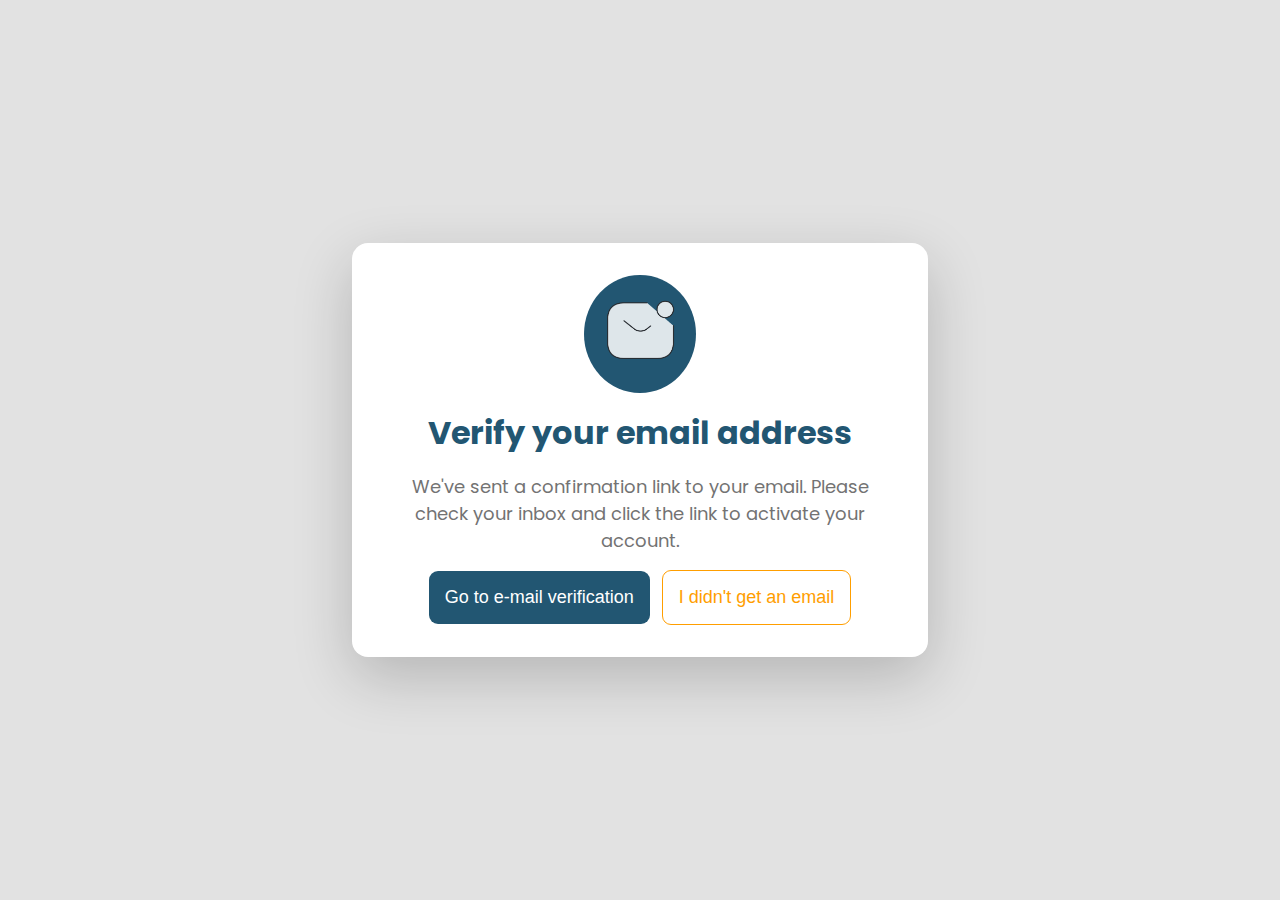
<file: Verify Email/index.html>
<!DOCTYPE html>
<html lang="en">
<head>
    <meta charset="UTF-8">
    <meta name="viewport" content="width=device-width, initial-scale=1.0">
    <style>
        @import url('https://fonts.googleapis.com/css2?family=Allura&family=Poppins:ital,wght@0,100;0,200;0,300;0,400;0,500;0,600;0,700;0,800;0,900;1,100;1,200;1,300;1,400;1,500;1,600;1,700;1,800;1,900&display=swap');
    </style>
    <link rel="stylesheet" href="style.css">
    <title>Verify email</title>
</head>
<body style="font-family: 'Poppins'; font-size: 500;">
    <div class="content">
        <div class="icon">
            <img src="Images/image.png" alt="">
        </div>

        <div class="verify">
            <h1>
                Verify your email address
            </h1>
        </div>
        <div class="confirmation">
            <p>
                We've sent a confirmation link to your email. Please check your inbox and click the link to activate your account.
            </p>
        </div>
        <div class="buttons">
            <button class="email-verification">
                Go to e-mail verification
            </button>
            <button class="get-an-email">
                I didn't get an email
            </button>
        </div>
    </div>
</body>
</html>
</file>
<file: Account Verification/style.css>
*{
    padding: 0;
    margin: 0;
    box-sizing: border-box;

}

body{
    font-family: 'Poppins', sans-serif;
    display: flex;
    flex-direction: column;
    justify-content: center;
    align-items: center;
    min-height: 100vh;
    background-color: #e2e2e2;
}

.content{
    display: flex;
    flex-direction: column;
    justify-content: center;
    align-items: center;
    width: 37rem;
    background-color: white;
    padding: 2rem;
    border-radius: 1rem;
    box-shadow: 0 20px 60px rgba(0, 0, 0, 0.2);
}

h1{
    color: #225672;
}


.icon img{
    width: 20rem;
    margin-bottom: 1rem;
}

.welcome-message{
    color: #737373;
    font-size: 18px;
    text-align: center;
    margin-bottom: 1.2rem;
}

.verified-email{
    margin-bottom: 1rem;
    text-align: center;
}

button{
    padding: 1rem;
    border-radius: 9px;
    cursor: pointer;
    font-size: 18px;
    font-family: 'Poppins', sans-serif;
}

.visit-dashboard{
    border: none;
    background-color: #225672;
    color: white;
    margin-right: 0.5rem;
}

.get-started{
    padding: 0.9rem;
    border-top: 1px solid #FF9E00;
    border-right: 1px solid #FF9E00;
    border-bottom: 1px solid #FF9E00;
    border-left: 1px solid #FF9E00;
    border-width: 1.5px;
    background-color: white;
    color: #FF9E00;
}

.overlay {
    position: fixed;
    top: 0;
    left: 0;
    height: 100vh;
    width: 100vw;
    display: none;
    justify-content: center;
    align-items: center;
    backdrop-filter: blur(8px); /* this blurs the background */
    background-color: rgba(0, 0, 0, 0.3); /* semi-transparent dark */
    z-index: 1000;
    }

    .overlay-content {
    background: white;
    padding: 30px;
    border-radius: 10px;
    box-shadow: 0 5px 25px rgba(0,0,0,0.2);
    }

@media (max-width: 768px) {
    body{
        padding: 1rem;
    }
    .content{
        width: 20rem;
    }
    .verified-email{
        text-align: center;
    }
    .buttons{
        display: flex;
        flex-direction: column;
        align-items: center;
    }
    .buttons, .visit-dashboard{
        margin-bottom: 1rem;
        justify-content: center;
    }
    .welcome-message{
        font-size: 15px;
    }
}
</file>
<file: Course Recommendation/style.css>
*{
    padding: 0;
    box-sizing: border-box;
    margin: 0;
}

body{
    padding: 1rem;
    background: white;
    font-family: 'Poppins', sans-serif;
}

.header{
    padding: 1rem;
}

.recommended{
    display: flex;
    flex-direction: column;
}

.course{
    display: flex;
    flex-direction: row;
    justify-content: space-between;
    align-items: center;
    border: 1px solid black;
    padding: 0.5rem;
    border-radius: 1rem;
    margin: 0.5rem;
}
.image-cover{
    width: 40vw;
    height: 30vh;
}

.left{
    display: flex;
    flex-direction: row;
    align-items: center;
    flex: 1;
    min-width: 0;
}

.video-recommendation{
    background: white;
    border-radius: 10px;
    box-shadow: 0 0 10px rgba(0,0,0,0.1);
    padding: 1.5rem;
    margin: 0.5rem;
    display: flex;
    flex-direction: column;
    color: #737373;
    height: 418px;
}
.video-recommendation-left{
    display: flex;
    align-items: center;
}
.video-recommendation-header{
    display: flex;
    justify-content: space-between;
    margin-top: 1rem;
    margin-bottom: 1rem;
}
.video-content{
    display: flex;
    flex-direction: row;
    box-shadow: 0 0 10px rgba(0,0,0,0.1);
    padding: 0.3rem;
    border-radius: 8px;
    margin-bottom: 5px;
    margin: 1em;
    gap: 5em;
}
.video-detail{
    font-size: x-small;
    display: flex;
    flex-direction: row;
    justify-content: space-between;
}
.video-title{
    font-size: 1.3em;
    color: black;
    text-decoration: none;
}
.video-author{
    font-size: 1em;
}
.video-duration{
    font-size: 1em;
}
.video-about{
    display: flex;
    flex-direction: column;
    justify-content: space-between;
    padding: 2px;
    margin: 1em;
}
.ratings{
    display: flex;
    flex-direction: row;
    margin-left: 10px;
    align-items: center;
}
.video-cover{
    width: 100%;
    height: 30vh;
    border-radius: 0.8em;
}

/* Tablet styles */
@media (max-width: 768px) {
    .image-cover{
        width: 90vw;
        height: auto;
    }
    .video-cover{
        object-fit: cover;
    }
    .video-recommendation {
        height: auto;
        margin: 10px 0;
    }

    .video-content {
        flex-direction: column;
        padding: 10px;
        gap: 0;
    }

    .video-cover {
        width: 100%;
        height: auto;
        max-width: 200px;
        margin: 0 auto;
    }
    .video-detail{
        max-width: 200px;
    }

    .video-about {
        width: 100%;
        padding: 10px 0;
    }

    .video-title {
        font-size: 0.9rem;
    }
    .course{
    display: flex;
    flex-direction: column;
    justify-content: space-between;
    align-items: center;
    border: 1px solid black;
    padding: 0.5rem;
    border-radius: 1rem;
    margin: 0.5rem;
}
}

@media (max-width: 320px) {
    .header h1 {
        font-size: 1.1rem;
    }
    
    .video-author,
    .video-duration {
        font-size: 0.7rem;
    }
    .course{
    display: flex;
    flex-direction: column;
    justify-content: space-between;
    align-items: center;
    border: 1px solid black;
    padding: 0.5rem;
    border-radius: 1rem;
    margin: 0.5rem;
}
}
</file>
<file: Create Account/style.css>
* {
    padding: 0;
    box-sizing: border-box;
    margin: 0;
}

body {
    font-family: -apple-system, BlinkMacSystemFont, 'Segoe UI', Roboto, Oxygen, Ubuntu, Cantarell, sans-serif;
    min-height: 100vh;
}

.error-message {
  color: #e74c3c;
  font-size: 14px;
  margin-top: 5px;
  display: none;
}

.success-message {
  color: #27ae60;
  font-size: 14px;
  margin-top: 5px;
  display: none;
}

.content {
    display: grid;
    grid-template-columns: 1fr 1fr;
    min-height: 100vh;
    max-width: 1400px;
    margin: 0 auto;
}

.left {
    display: flex;
    align-items: center;
    justify-content: center;
    padding: 2rem;
    position: relative;
    overflow: hidden;
}

.left::before {
    content: '';
    position: absolute;
    top: 0;
    left: 0;
    right: 0;
    bottom: 0;
    background: url('Images/navipro-background.png');
    background-size: cover;
}

.image {
    width: 100%;
    max-width: 400px;
    height: auto;
    object-fit: contain;
    z-index: 1;
    position: relative;
}

.right {
    display: flex;
    flex-direction: column;
    align-items: center;
    justify-content: center;
    padding: 3rem 2rem;
    max-width: 500px;
    margin: 0 auto;
    width: 100%;
}

.logo {
    width: 60px;
}

.logo-container{
    display: flex;
    align-items: center;
    justify-content: center;
    padding-bottom: 10px;
}
.logo-text{
    margin-left: 5px;
    font-size: 30px;
    font-weight: 700;
    color: #1d3e4e;
}

h1 {
    font-size: 2rem;
    font-weight: 600;
    color: #1a1a1a;
    margin-bottom: 0.5rem;
    text-align: center;
}

.cta {
    font-size: 1rem;
    color: #666;
    margin-bottom: 2rem;
    text-align: center;
    font-weight: 400;
}

.form-container {
    width: 100%;
    max-width: 400px;
}

/* Password input container styles */
.password-container {
    position: relative;
    width: 100%;
    margin-bottom: 1rem;
}

.password-container .form-input {
    margin-bottom: 0;
    padding-right: 3rem; /* Make space for the toggle button */
}

.password-toggle {
    position: absolute;
    right: 1rem;
    top: 50%;
    transform: translateY(-50%);
    background: none;
    border: none;
    cursor: pointer;
    padding: 0.25rem;
    color: #666;
    font-size: 1.2rem;
    display: flex;
    align-items: center;
    justify-content: center;
    transition: color 0.2s ease;
}

.password-toggle:hover {
    color: #4285f4;
}

.password-toggle:focus {
    outline: none;
    color: #4285f4;
}

/* Eye icon styles using Unicode characters */
.password-toggle .eye-open::before {
    content: "^_^";
}

.password-toggle .eye-closed::before {
    content: "~_~";
}

.google-register {
    width: 100%;
    display: flex;
    align-items: center;
    justify-content: center;
    padding: 0.875rem 1rem;
    border: 1.5px solid #ddd;
    border-radius: 8px;
    background-color: white;
    font-size: 1rem;
    cursor: pointer;
    transition: all 0.2s ease;
    margin-bottom: 1.5rem;
    font-weight: 500;
    color: #333;
}

.google-register:hover {
    border-color: #4285f4;
    box-shadow: 0 2px 4px rgba(66, 133, 244, 0.1);
}

.google-logo {
    width: 20px;
    height: 20px;
    margin-right: 0.75rem;
}

.line-divider {
    display: flex;
    align-items: center;
    text-align: center;
    width: 100%;
    margin: 1.5rem 0;
}

.line-divider::before,
.line-divider::after {
    content: "";
    flex: 1;
    height: 1px;
    background-color: #e0e0e0;
}

.line-divider span {
    margin: 0 1rem;
    font-size: 0.875rem;
    color: #666;
    background-color: white;
    padding: 0 0.5rem;
}

.form-section {
    width: 100%;
}

.name-row {
    display: grid;
    grid-template-columns: 1fr 1fr;
    gap: 1rem;
    margin-bottom: 1rem;
}

.form-input {
    width: 100%;
    padding: 0.875rem 1rem;
    border: 1.5px solid #ddd;
    border-radius: 8px;
    font-size: 1rem;
    transition: all 0.2s ease;
    background-color: white;
    margin-bottom: 1rem;
}

.form-input:focus {
    outline: none;
    border-color: #4285f4;
    box-shadow: 0 0 0 3px rgba(66, 133, 244, 0.1);
}

.form-input::placeholder {
    color: #999;
}

.checkbox-container {
    display: flex;
    align-items: center;
    justify-content: center;
    margin-bottom: 1.5rem;
    font-size: 0.875rem;
    line-height: 1.4;
}

.checkbox-container input[type="checkbox"] {
    margin-right: 0.5rem;
    margin-top: 0.125rem;
    flex-shrink: 0;
}

.checkbox-container a {
    color: #ff6b35;
}

.submit {
    width: 100%;
    background-color: #1d3e4e;
    color: white;
    border: none;
    border-radius: 8px;
    padding: 0.875rem 1rem;
    font-size: 1rem;
    font-weight: 500;
    cursor: pointer;
    transition: all 0.2s ease;
    margin-bottom: 1.5rem;
}

button a{
    text-decoration: none;
    color: white;
}

.submit:hover {
    background-color: #2a5466;
    transform: translateY(-1px);
    box-shadow: 0 4px 8px rgba(29, 62, 78, 0.2);
}

.login-link {
    text-align: center;
    font-size: 0.875rem;
    color: #666;
}

.login-link a {
    color: #ff6b35;
    font-weight: 500;
}

.login-link a:hover {
    text-decoration: underline;
}

.password-container {
    display: flex;
    flex-direction: row;
    position: relative;
    align-items: center;
    justify-content: center;
    width: 100%;
}

.toggle-eye {
    position: absolute;
    top: 50%;
    right: 10px;
    transform: translateY(-50%);
    cursor: pointer;
}


/* Responsive Design */
@media (max-width: 1024px) {
    .content {
        max-width: 100%;
    }
    
    .right {
        padding: 2rem 1.5rem;
    }
}

@media (max-width: 768px) {
    .content {
        grid-template-columns: 1fr;
        min-height: auto;
    }
    
    .left {
        min-height: 200px;
        padding: 1rem;
    }
    
    .right {
        padding: 2rem 1rem;
    }
    
    h1 {
        font-size: 1.75rem;
    }
    
    .name-row {
        grid-template-columns: 1fr;
        gap: 0;
    }
    
}

@media (max-width: 480px) {
    .right {
        padding: 1.5rem 1rem;
    }
    
    h1 {
        font-size: 1.5rem;
    }
    
    .form-input,
    .google-register,
    .submit {
        padding: 0.75rem;
    }
}

/* High resolution displays */
@media (min-width: 1400px) {
    .content {
        max-width: 1200px;
    }
}
</file>
<file: Forgot Password/style.css>
* {
    padding: 0;
    box-sizing: border-box;
    margin: 0;
}

body {
    font-family: -apple-system, BlinkMacSystemFont, 'Segoe UI', Roboto, Oxygen, Ubuntu, Cantarell, sans-serif;
    min-height: 100vh;
}

.content {
    display: grid;
    grid-template-columns: 1fr 1fr;
    min-height: 100vh;
    max-width: 1400px;
    margin: 0 auto;
}

.left {
    display: flex;
    align-items: center;
    justify-content: center;
    padding: 2rem;
    position: relative;
    overflow: hidden;
}

.left::before {
    content: '';
    position: absolute;
    top: 0;
    left: 0;
    right: 0;
    bottom: 0;
    background: url('Images/navipro-background.png');
}

.image {
    width: 100%;
    max-width: 400px;
    height: auto;
    object-fit: contain;
    z-index: 1;
    position: relative;
}

.right {
    display: flex;
    flex-direction: column;
    align-items: center;
    justify-content: center;
    padding: 3rem 2rem;
    max-width: 500px;
    margin: 0 auto;
    width: 100%;
}

form{
    display: flex;
    flex-direction: column;
    justify-content: center;
    align-items: center;
    padding: 2rem;
}

.logo {
    width: 200px;
}

h1 {
    font-size: 2rem;
    font-weight: 600;
    color: #1a1a1a;
    margin-bottom: 0.5rem;
    text-align: center;
}

.form-container {
    width: 100%;
    max-width: 400px;
}

input{
    width: 100%;
    padding: 0.875rem 1rem;
    border: 1.5px solid #ddd;
    border-radius: 8px;
    font-size: 1rem;
    transition: all 0.2s ease;
    background-color: white;
    margin-bottom: 1rem;
}

.submit {
    width: 100%;
    background-color: #1d3e4e;
    color: white;
    border: none;
    border-radius: 8px;
    padding: 0.875rem 1rem;
    font-size: 1rem;
    font-weight: 500;
    cursor: pointer;
    transition: all 0.2s ease;
    margin-bottom: 1.5rem;
}

@media (max-width: 1024px) {
    .content {
        max-width: 100%;
    }
    
    .right {
        padding: 2rem 1.5rem;
    }
}

@media (max-width: 768px) {
    .content {
        grid-template-columns: 1fr;
        min-height: auto;
    }
    
    .left {
        min-height: 200px;
        padding: 1rem;
    }
    
    .right {
        padding: 2rem 1rem;
    }
    
    h1 {
        font-size: 1.75rem;
    }
    
    .name-row {
        grid-template-columns: 1fr;
        gap: 0;
    }
    
}

@media (max-width: 480px) {
    .right {
        padding: 1.5rem 1rem;
    }
    
    h1 {
        font-size: 1.5rem;
    }
    
    .form-input,
    .google-register,
    .submit {
        padding: 0.75rem;
    }
}

/* High resolution displays */
@media (min-width: 1400px) {
    .content {
        max-width: 1200px;
    }
}
</file>
<file: login/style.css>
* {
    padding: 0;
    box-sizing: border-box;
    margin: 0;
}

body {
    font-family: -apple-system, BlinkMacSystemFont, 'Segoe UI', Roboto, Oxygen, Ubuntu, Cantarell, sans-serif;
    min-height: 100vh;
}

.content {
    display: grid;
    grid-template-columns: 1fr 1fr;
    min-height: 100vh;
    max-width: 1400px;
    margin: 0 auto;
}

.left {
    display: flex;
    align-items: center;
    justify-content: center;
    padding: 2rem;
    position: relative;
    overflow: hidden;
}

.left::before {
    content: '';
    position: absolute;
    top: 0;
    left: 0;
    right: 0;
    bottom: 0;
    background: url('Images/navipro-background.png');
    background-size: cover;
}

.image {
    width: 100%;
    max-width: 400px;
    height: auto;
    object-fit: contain;
    z-index: 1;
    position: relative;
}

.right {
    display: flex;
    flex-direction: column;
    align-items: center;
    justify-content: center;
    padding: 3rem 2rem;
    max-width: 500px;
    margin: 0 auto;
    width: 100%;
}

.logo {
    width: 200px;
}

h1 {
    font-size: 2rem;
    font-weight: 600;
    color: #1a1a1a;
    margin-bottom: 0.5rem;
    text-align: center;
}

.cta {
    font-size: 1rem;
    color: #666;
    margin-bottom: 2rem;
    text-align: center;
    font-weight: 400;
}

.form-container {
    width: 100%;
    max-width: 400px;
}

/* Password input container styles */
.password-container {
    position: relative;
    width: 100%;
    margin-bottom: 1rem;
}

.password-container .form-input {
    margin-bottom: 0;
    padding-right: 3rem; /* Make space for the toggle button */
}

.password-toggle {
    position: absolute;
    right: 1rem;
    top: 50%;
    transform: translateY(-50%);
    background: none;
    border: none;
    cursor: pointer;
    padding: 0.25rem;
    color: #666;
    font-size: 1.2rem;
    display: flex;
    align-items: center;
    justify-content: center;
    transition: color 0.2s ease;
}

.password-toggle:hover {
    color: #4285f4;
}

.password-toggle:focus {
    outline: none;
    color: #4285f4;
}

/* Eye icon styles using Unicode characters */
.password-toggle .eye-open::before {
    content: "^_^";
}

.password-toggle .eye-closed::before {
    content: "~_~";
}

.google-register {
    width: 100%;
    display: flex;
    align-items: center;
    justify-content: center;
    padding: 0.875rem 1rem;
    border: 1.5px solid #ddd;
    border-radius: 8px;
    background-color: white;
    font-size: 1rem;
    cursor: pointer;
    transition: all 0.2s ease;
    margin-bottom: 1.5rem;
    font-weight: 500;
    color: #333;
}

.google-register:hover {
    border-color: #4285f4;
    box-shadow: 0 2px 4px rgba(66, 133, 244, 0.1);
}

.google-logo {
    width: 20px;
    height: 20px;
    margin-right: 0.75rem;
}

.line-divider {
    display: flex;
    align-items: center;
    text-align: center;
    width: 100%;
    margin: 1.5rem 0;
}

.line-divider::before,
.line-divider::after {
    content: "";
    flex: 1;
    height: 1px;
    background-color: #e0e0e0;
}

.line-divider span {
    margin: 0 1rem;
    font-size: 0.875rem;
    color: #666;
    background-color: white;
    padding: 0 0.5rem;
}

.form-section {
    width: 100%;
}

.name-row {
    display: grid;
    grid-template-columns: 1fr 1fr;
    gap: 1rem;
    margin-bottom: 1rem;
}

.form-input {
    width: 100%;
    padding: 0.875rem 1rem;
    border: 1.5px solid #ddd;
    border-radius: 8px;
    font-size: 1rem;
    transition: all 0.2s ease;
    background-color: white;
    margin-bottom: 1rem;
}

.form-input:focus {
    outline: none;
    border-color: #4285f4;
    box-shadow: 0 0 0 3px rgba(66, 133, 244, 0.1);
}

.form-input::placeholder {
    color: #999;
}

.checkbox-container {
    display: flex;
    align-items: center;
    justify-content: space-between;
    margin-bottom: 1.5rem;
    font-size: 0.875rem;
    line-height: 1.4;
}

.checkbox-container input[type="checkbox"] {
    margin-right: 0.5rem;
    margin-top: 0.125rem;
    flex-shrink: 0;
}

.checkbox-container a {
    color: #ff6b35;
}

.submit {
    width: 100%;
    background-color: #1d3e4e;
    color: white;
    border: none;
    border-radius: 8px;
    padding: 0.875rem 1rem;
    font-size: 1rem;
    font-weight: 500;
    cursor: pointer;
    transition: all 0.2s ease;
    margin-bottom: 1.5rem;
}

button a{
    text-decoration: none;
    color: white;
}

.submit:hover {
    background-color: #2a5466;
    transform: translateY(-1px);
    box-shadow: 0 4px 8px rgba(29, 62, 78, 0.2);
}

.login-link {
    text-align: center;
    font-size: 0.875rem;
    color: #666;
}

.login-link a {
    color: #ff6b35;
    font-weight: 500;
}

.login-link a:hover {
    text-decoration: underline;
}

.password-container {
    display: flex;
    flex-direction: row;
    position: relative;
    align-items: center;
    justify-content: center;
    width: 100%;
}

.toggle-eye {
    position: absolute;
    top: 50%;
    right: 10px;
    transform: translateY(-50%);
    cursor: pointer;
}
.checkbox-container span{
    display: flex;
    flex-direction: row;
    align-items: center;
}


/* Responsive Design */
@media (max-width: 1024px) {
    .content {
        max-width: 100%;
    }
    
    .right {
        padding: 2rem 1.5rem;
    }
}

@media (max-width: 768px) {
    .content {
        grid-template-columns: 1fr;
        min-height: auto;
    }
    
    .left {
        min-height: 200px;
        padding: 1rem;
    }
    
    .right {
        padding: 2rem 1rem;
    }
    
    h1 {
        font-size: 1.75rem;
    }
    
    .name-row {
        grid-template-columns: 1fr;
        gap: 0;
    }
    
}

@media (max-width: 480px) {
    .right {
        padding: 1.5rem 1rem;
    }
    
    h1 {
        font-size: 1.5rem;
    }
    
    .form-input,
    .google-register,
    .submit {
        padding: 0.75rem;
    }
}

/* High resolution displays */
@media (min-width: 1400px) {
    .content {
        max-width: 1200px;
    }
}
</file>
<file: Navi/style.css>
*{
    padding: 0;
    margin: 0;
    box-sizing: border-box;
}

body{
    overflow: hidden;
    padding: 1rem;
    display: flex;
    flex-direction: column;
    align-items: center;
    height: 100vh;
    font-family:'Poppins', sans-serif;
}

.top-div {
    width: 100%; 
    max-width: 1200px;
    display: flex;
    flex-direction: row;
    justify-content: space-between;
    align-items: center;
    padding: 1rem 5rem; 
    box-sizing: border-box;
}


.dashboard-link{
    text-decoration: none;
    color: #1B455B;
}

.container{
    display: flex;
    flex-direction: column;
    align-items: center;
    justify-content: flex-start;
    max-width: 100%;
    height: calc(100vh - 180px); 
    width: 100%;
    padding: 0 5rem;
    position: relative;
    margin-bottom: 120px; 
}

.direct-message{
    flex: 1;
    overflow-y: auto;
    width: 100%;
    padding: 1rem;
    padding-left: 3rem; 
    scroll-behavior: smooth;
    direction: rtl;
}
    
.chat-container{
    direction: ltr; 
    flex: 1;
    display: flex;
    flex-direction: row;
    gap: 1rem;
}

.ai-chat{
    margin-top: 0.7rem;
}

.ai-name{
    font-size: 20px;
    font-weight: bold;
    color: #1B455B;
    margin-bottom: 0.8rem;
}

.chat-container {
    display: flex;
    flex-direction: row;
    align-items: flex-start;
    margin-bottom: 1rem;
    gap: 0.8rem;
}

.chat-container .ai-chat {
    padding: 0.8rem;
    border-radius: 0.6rem;
    max-width: 70%;
}

.chat-container.user {
    flex-direction: row-reverse;
}

.chat-container .user-chat {
    padding: 0.8rem;
    border: 1px solid gray;
    border-radius: 0.6rem;
    max-width: 70%;
    text-align: right;
}

.user-name {
    font-weight: bold;
    color: #1B455B;
}

img{
    width: 40px;
    height: 40px;
    border: 1px solid grey;
    margin-right: 1rem;
    border-radius: 50%;
    align-items: top;
}

.send-message{
    display: flex;
    flex-direction: column;
    width: 100%;
    max-width: 900px;
    align-items: center;
    direction: ltr;
    position: fixed;
    transform: translateX(-50%);
    bottom: 0;
    background-color: white;
    padding: 1rem;
    border-top: 1px solid #eee;
}

.direct-message::-webkit-scrollbar {
    width: 10px;
    margin-right: 1rem;
}

.direct-message::-webkit-scrollbar-track {
    background: #f1f1f1;
    border-radius: 6px;
}

.direct-message::-webkit-scrollbar-thumb {
    background-color: #1B455B;
    border-radius: 6px;
}

.direct-message::-webkit-scrollbar-thumb:hover {
    background: #1B455B;
}

.input-wrapper{
    width: 100%;
    padding-left: 3rem;
}

.send-message{
    width: 100%;
    max-width: 900px;
    position: fixed;
    bottom: 0;
    left: 50%;
    transform: translateX(-50%);
    background-color: white;
    padding: 1rem;
    border-top: 1px solid #eee;
}

.box{
    display: flex;
    flex-direction: row;
    padding: 0.5rem;
    border: 1px solid gray;
    border-radius: 8px;
    width: 100%;
    font-size: 20px;
    align-items: flex-start; 
    gap: 10px;
}

.box input {
    flex: 1; 
    border: none;
    outline: none;
    font-size: 16px;
    font-family: 'Poppins', sans-serif;
    width: 100%;
    padding: 0.5rem;
}

.box textarea {
    flex: 1;
    border: none;
    outline: none;
    font-size: 16px;
    font-family: 'Poppins', sans-serif;
    padding: 0.5rem;
    resize: none;
    overflow-y: hidden;
    min-height: 40px;
    max-height: 150px;
    line-height: 1.4;
    width: 100%;
}

textarea{
    width: 820px;
    resize: none;          /* Prevent manual resizing */
    border: none;
    outline: none;
    font-size: 16px;
    font-family: 'Poppins', sans-serif;
    padding: 0.3rem;
    line-height: 1.4;
    overflow: hidden;
}

textarea:focus{
    box-shadow: none;
}

.split{
    font-size: 25px;
}

.box button{
    border: none;
    background: inherit;
    padding: 0.5rem;
    font-size: larger;
    cursor: pointer;
    display: flex;
    align-items: center;
    justify-content: center;
    min-width: 40px;
}

.disclaimer{
    font-size: 10px;
    margin-top: 0.5rem;
    color: #555;
    text-align: center;
}

@media screen and (max-width: 480px) {
    body {
        padding: 0.25rem;
    }

    .container {
        padding: 0 0.5rem;
        height: 78vh;
    }

    .direct-message {
        padding-left: 0.5rem;
    }

    .chat-container .ai-chat {
        max-width: 90%;
        padding: 0.5rem;
        font-size: 13px;
    }

    .chat-container .user-chat {
        max-width: 90%;
        padding: 0.5rem;
        font-size: 13px;
    }

    .ai-name {
        font-size: 14px;
    }

    img {
        width: 28px;
        height: 28px;
    }

    .input-wrapper {
        padding-left: 0.5rem;
    }

    .send-message {
        margin: 0.25rem;
        max-width: calc(100% - 0.5rem);
    }

    .box input {
        font-size: 12px;
    }

    .disclaimer {
        font-size: 8px;
    }
}
</file>
<file: roadmap/style.css>
*{
    padding: 0;
    margin: 0;
    box-sizing: border-box;
}
body{
    min-height: 100vh;
}
.container {
    width: 100%;
    font-family: 'Poppins', sans-serif;
}
.top{
    width: 100%;
    justify-content: center;
    display: flex;
    flex-direction: column;
    align-items: center;
    box-shadow: 0 4px 8px rgba(0, 0, 0, 0.1);
    padding: 0.5rem;
    padding-bottom: 1rem;
}
.headline{
    width: 98%;
    display: flex;
    flex-direction: row;
    justify-content: space-between;
    align-items: center;
}
.progress{
    color: white;
    background: url(Images/Welcome!\ \(1\).png);
    background-repeat: no-repeat;
    background-size: contain;
    background-position: center;
    width: 100%;
    height: auto;
    aspect-ratio: 2045 / 323; 
    display: inline-block;
    display: flex;
    flex-direction: column;
    align-items: center;
    justify-content: center;
}
.progress-info{
    width: 93%;
    display: flex;
    flex-direction: row;
    justify-content: space-between;
    align-items: center;
    margin-bottom: 1rem;
}
.timeline, .progress-percentage{
    text-align: end;
}
.progress-bar{
    width: 93%;
    height: 10px;
    background: rgb(242, 242, 242);
    border-radius: 8px;
}
.filling{
    height: 100%;
    width: 33%;
    background: #FF9E00;
    border-radius: 8px;
}
p{
    margin-bottom: 5px;
}
.subheading{
    font: 18px;
    font-weight: 400;
    color: #595959;
}
.timeline-p{
    display: flex;
    align-items: center;
    justify-content: center;
    text-align: center;
    font: 18px;
    font-weight: 400;
    color: #595959;
}
.title{
    font-weight: 400;
    font-size: 32px;
}
.period{
    font-weight: 400;
    font-size: 24px;
}
.bottom{
    display: flex;
    flex-direction: column;
    align-items: center;
    width: 100%;
    margin-top: 2rem;
    height: 100%;
    margin: 0 auto;
    position: relative;
    padding: 60px 0;
}
.spot{
    width: 40px;
    height: 40px;
    background: #225276;
    border-radius: 50%;
    display: inline-block;
    text-align: center;
    color: white;
    font-weight: 700;
    font-size: 18px;
    line-height: 40px;
}
.month{
    display: flex;
    flex-direction: row;
    align-items: center;
    padding: 1rem;
    border-radius: 100px;
    box-shadow: 0 4px 8px rgba(0, 0, 0, 0.1);
    width: 300px;
    gap: 2rem;
    text-align: center;
    z-index: 0; 
    background: white;
}
.month-info{
    text-align: start;
}
.month-info h1{
    font-weight: 700;
    font-size: 28px;
}
.month-info p{
    font-weight: 400;
    font-size: 15px;
    color: #595959;
    margin-right: 8px;
}
.timeline-line {
    position: absolute;
    left: 50%;
    transform: translateX(-50%);
    width: 4px;
    height: 100%;
    background: #225276;
    height: calc(100%-120px);
    z-index: -1;
}
.monthly-roadmap{
    display: flex;
    flex-direction: column;
    align-items: center;
    justify-content: center;
    width: 100%;
}
.week-right{
    position: relative;
    display: flex;
    align-items: center;
}
.number{
    display: flex;
    align-items: center;
    justify-content: center;
    background: #E9EEF1;
    border-radius: 50%;
    width: 80px;
    height: 80px;
    position: absolute;
    left: 50%;
    transform: translateX(-50%);
}
.week-content {
    flex: 1;
    margin-right: 10rem;
}
.week-content h3{
    font-weight: 400;
    font-size: 24px;
    text-align: left;
    position: relative; 
}
.week-icon {
    margin-right: auto;
    margin-left: 8rem;
}
.week-number{
    display: inline-block;
    font-weight: 400;
    font-size: 18px;
    background: #DEE6EA;
    border-radius: 50%;
    margin-right: 5px;
    color: #225276;
    height: 25px;
    width: 25px;
    line-height: 25px; 
    text-align: center;
}
.number{
    display: flex;
    align-items: center;
    justify-content: center;
    background: #E9EEF1;
    border-radius: 50%;
    width: 80px;
    height: 80px;
    position: absolute;
    left: 50%;
    transform: translateX(-50%);
}
.week-content2 {
    flex: 1;
    margin-left: 10rem;
}
.week-content2 h3{
    font-weight: 400;
    font-size: 24px;
    text-align: left;
    position: relative; 
}
.week-icon2 {
    margin-left: auto;
    margin-right: 8rem;
}
.week-focus{
    font-weight: 400;
    font-size: 15px;
    color: #225276;
}
ul li::marker {
  color: #225276; 
}
.footer{
    display: flex;
    flex-direction: column;
    align-items: center;
    justify-content: center;
}
.footer span img{
    width: 200px;
    height: 200px;
}
.footer h3 span img{
    width: 17px;
    height: 11.32px;
}
.footer h3 span{
    display: flex;
    align-items: center;
    justify-content: center;
    flex-direction: row;
    background: #225276;
    height: 23px;
    width: 23px;
    border-radius: 50%;
    margin-right: 10px;
}
.footer h3{
    display: flex;
    flex-direction: row;
    align-items: center;
    font-size: 24px;
    font-style: bold;
    font-weight: 700;
    color: #225276;
}
.footer p{
    text-align: center;
    font-size: 18px;
}
.footer p b{
    color: #225276;
}

@media (max-width: 768px) {
    .container {
        width: 100%;
    }
    
    .top{
        height: auto;
        width: 100%;
        padding: 1rem;
        position: fixed;
        z-index: 1000;
        background: white;
        gap: 0px;
    }
    
    .headline{
        width: 100%;
        flex-direction: column;
        gap: 1rem;
        text-align: center;
    }
    
    .headline span h1{
        font-size: 20px;
    }
    
    .headline span p{
        font-size: 14px;
    }
    
    .title{
        font-size: 24px;
    }
    
    .period{
        font-size: 18px;
    }
    .timeline{
        display: flex;
        flex-direction: row;
        width: 95%;
        justify-content: space-between;
    }
    
    .timeline-p{
        font-size: 14px;
        gap: 5px;
    }
    
    .progress{
        display: flex;
        align-items: center;
        justify-content: center;
        width: 100%;
        padding: 0.3rem;
    }
    
    .progress-info{
        width: 95%;
        display: flex;
        flex-direction: row;
        gap: 0.5rem;
        text-align: center;
        justify-content: space-between;
    }

    .progress-info span{
        text-align: left;
    }
    
    .progress-info span h1{
        font-size: 16px;
    }
    
    .progress-info span p{
        font-size: 12px;
    }
    
    .progress-bar{
        width: 95%;
    }
    
    .bottom{
        top: 5rem;
        width: 100%;
        padding: 40px 1rem;
        padding-top: 10rem;
    }
    
    .monthly-roadmap{
        width: 100%;
    }
    
    .month{
        width: 90%;
        max-width: 280px;
        padding: 0.8rem;
    }
    
    .month-info h1{
        font-size: 20px;
    }
    
    .month-info p{
        font-size: 12px;
    }
    
    .spot{
        width: 30px;
        height: 30px;
        font-size: 14px;
        line-height: 30px;
    }
    
    .week-right{
        width: 100%;
        flex-direction: column;
        align-items: center;
        margin: 2rem 0;
    }
    
    .number{
        width: 0px;
        height: 0px;
        position: relative;
        left: auto;
        transform: none;
        margin: 0.1rem 0;
    }
    
    .number img{
        width: 0px !important;
    }
    
    .week-content, 
    .week-content2{
        margin: 0;
        text-align: center;
        width: 90%;
        max-width: 300px;
    }
    
    .week-content h3, 
    .week-content2 h3{
        font-size: 16px;
        text-align: center;
    }
    
    .week-focus{
        font-size: 12px;
    }
    
    .week-content ul,
    .week-content2 ul{
        font-size: 11px;
        padding-left: 1rem;
    }
    
    .week-icon, 
    .week-icon2{
        margin: 0;
        order: -1;
    }
    
    .week-icon img,
    .week-icon2 img{
        width: 80px !important;
        height: auto;
    }
    
    .timeline-line{
        display: none;
    }
    
    .footer{
        padding: 2rem 1rem;
    }
    
    .footer span img{
        width: 120px;
        height: 120px;
    }
    
    .footer h3{
        font-size: 18px;
        text-align: center;
    }
    
    .footer p{
        font-size: 14px;
        padding: 0 1rem;
    }
}

@media (max-width: 450px){
    .progress-bar{
        display: none;
    }
    .progress-info{
        padding-top: 1rem;
    }
    .month{
        width: auto;
    }
}
</file>
<file: Verify Email/style.css>
*{
    padding: 0;
    margin: 0;
    box-sizing: border-box;

}

body{
    display: flex;
    font-family: 'Poppins',sans-serif;
    flex-direction: column;
    justify-content: center;
    align-items: center;
    min-height: 100vh;
    background-color: #e2e2e2;
}

h1{
    font-size: 500;
}
.content{
    display: flex;
    flex-direction: column;
    justify-content: center;
    align-items: center;
    width: 36rem;
    background-color: white;
    padding: 2rem;
    border-radius: 1rem;
    box-shadow: 0 20px 60px rgba(0, 0, 0, 0.2);
}

h1{
    color: #225672;
}

.icon{
    margin-bottom: 1rem;
    background-color: #225672;
    padding: 1rem;
    border-radius: 50%;
}

.icon img{
    width: 5rem;
}

.confirmation{
    font-size: 18px;
    color: #737373;
    text-align: center;
    margin-bottom: 1rem;
}

.verify{
    margin-bottom: 1rem;
}

button{
    padding: 1rem;
    border-radius: 9px;
    cursor: pointer;
    font-size: 18px;
}

.email-verification{
    border: none;
    background-color: #225672;
    color: white;
    margin-right: 0.5rem;
}

.get-an-email{
    border-top: 1px solid #FF9E00;
    border-right: 1px solid #FF9E00;
    border-bottom: 1px solid #FF9E00;
    border-left: 1px solid #FF9E00;
    border-width: 1.5px;
    background-color: white;
    color: #FF9E00;
}

@media (max-width: 768px) {
    body{
        padding: 1rem;
    }
    .content{
        width: 20rem;
    }
    .verify{
        text-align: center;
    }
    .buttons{
        display: flex;
        flex-direction: column;
        align-items: center;
        justify-content: center;
    }
    .confirmation{
        font-size: 13px;
    }
    .buttons .email-verification{
        margin-bottom: 1rem;
    }

}
</file>
